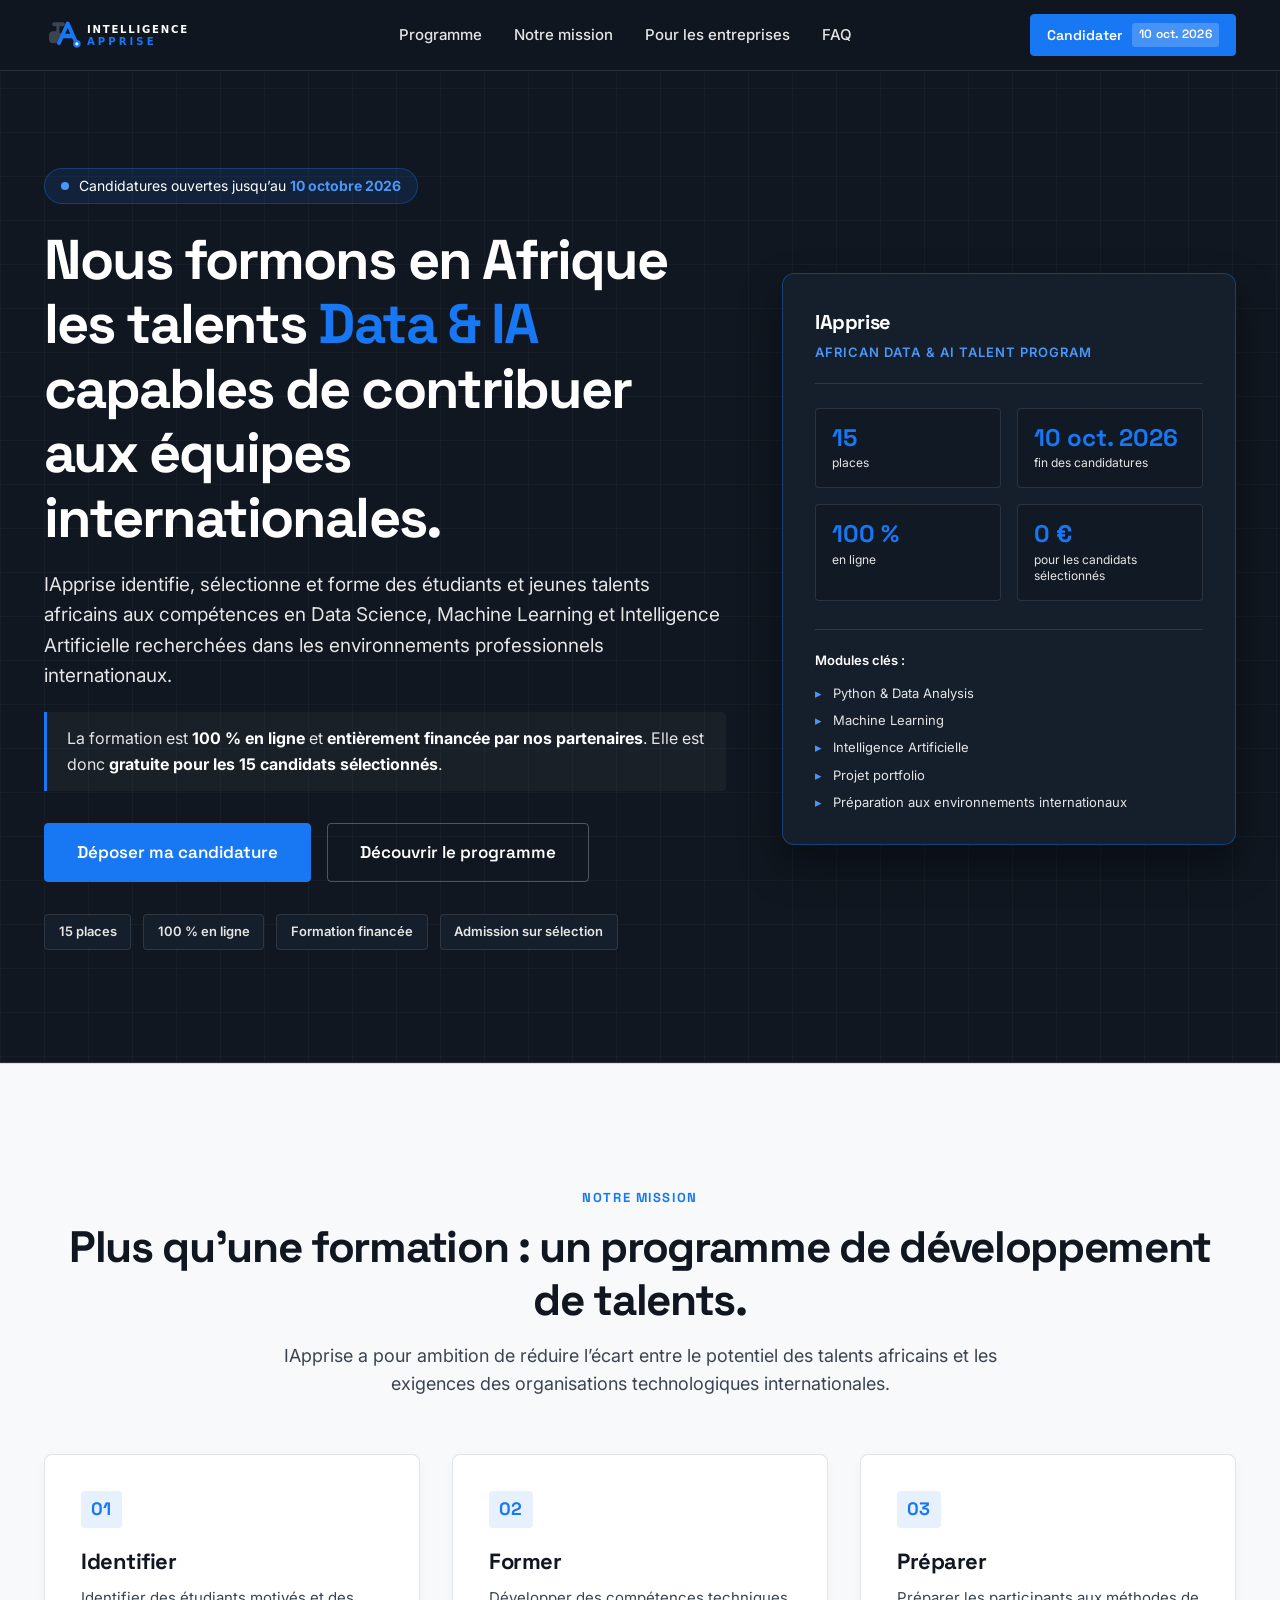
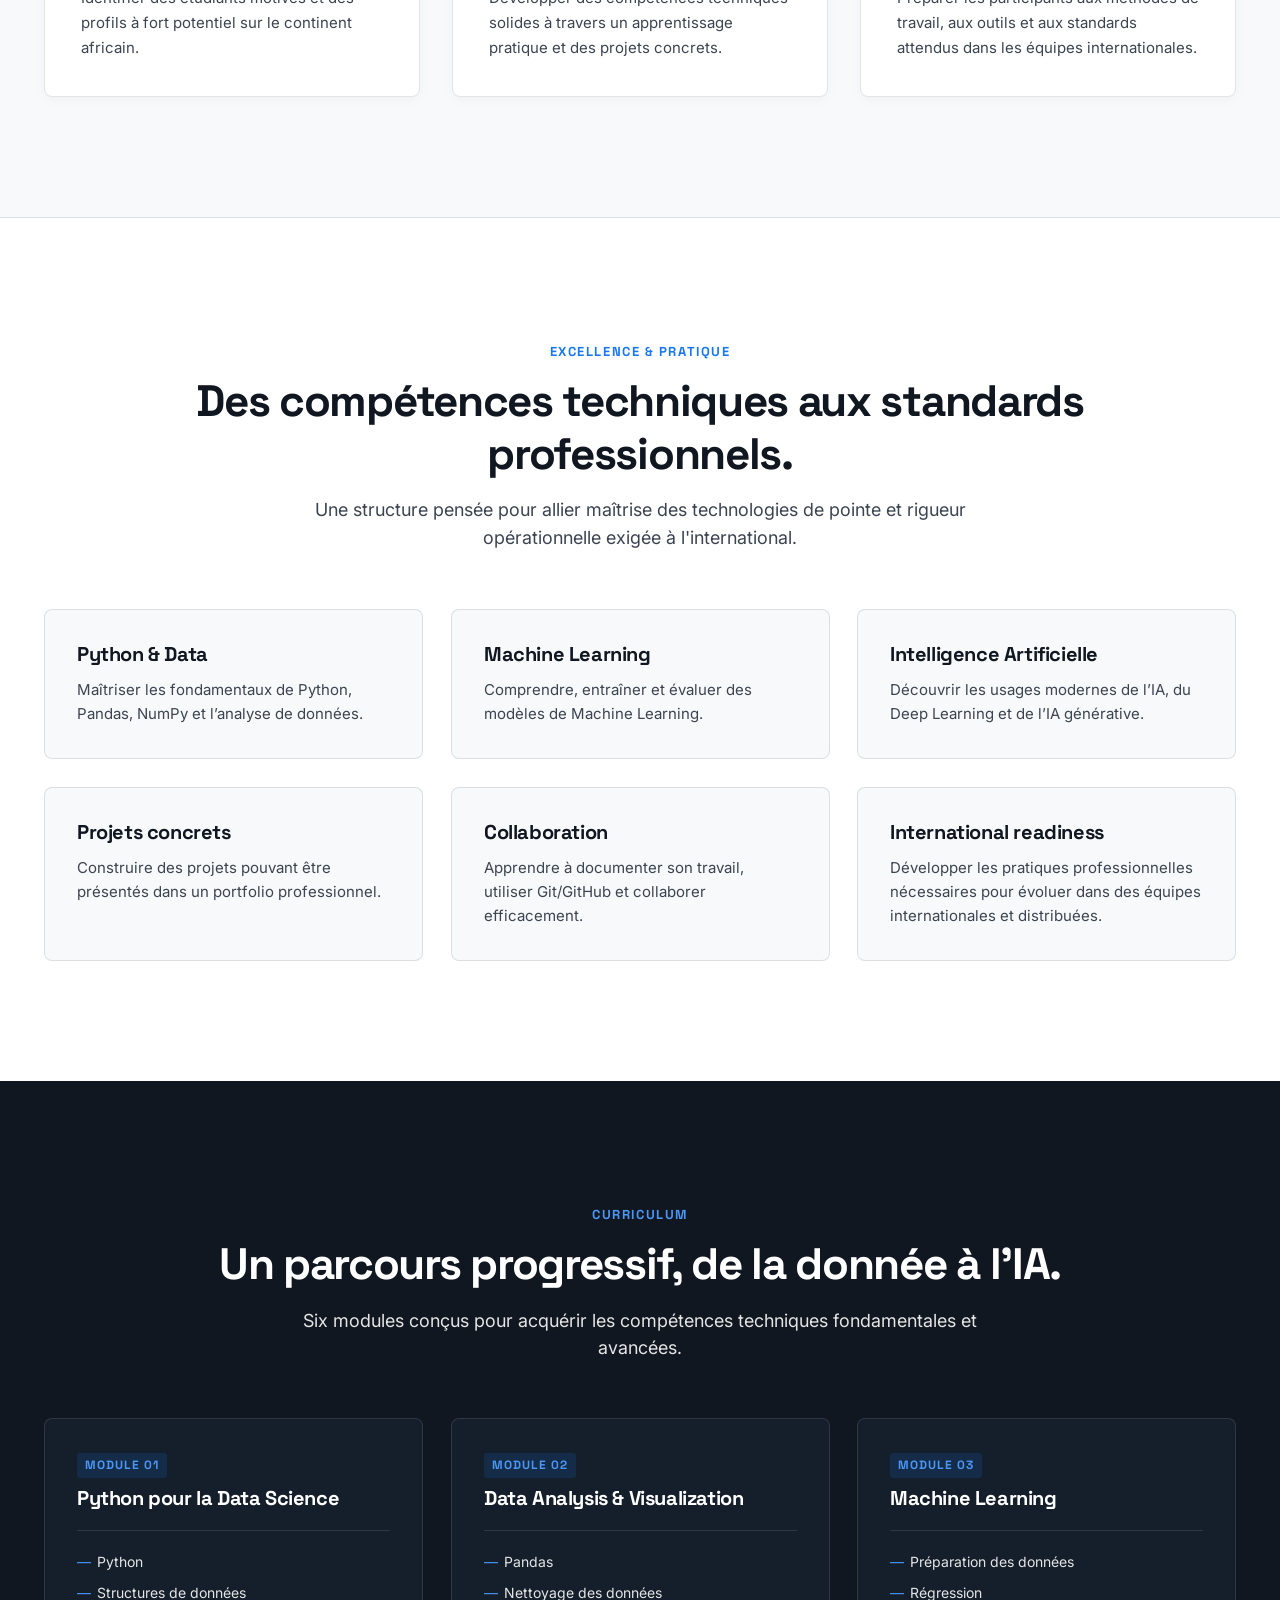
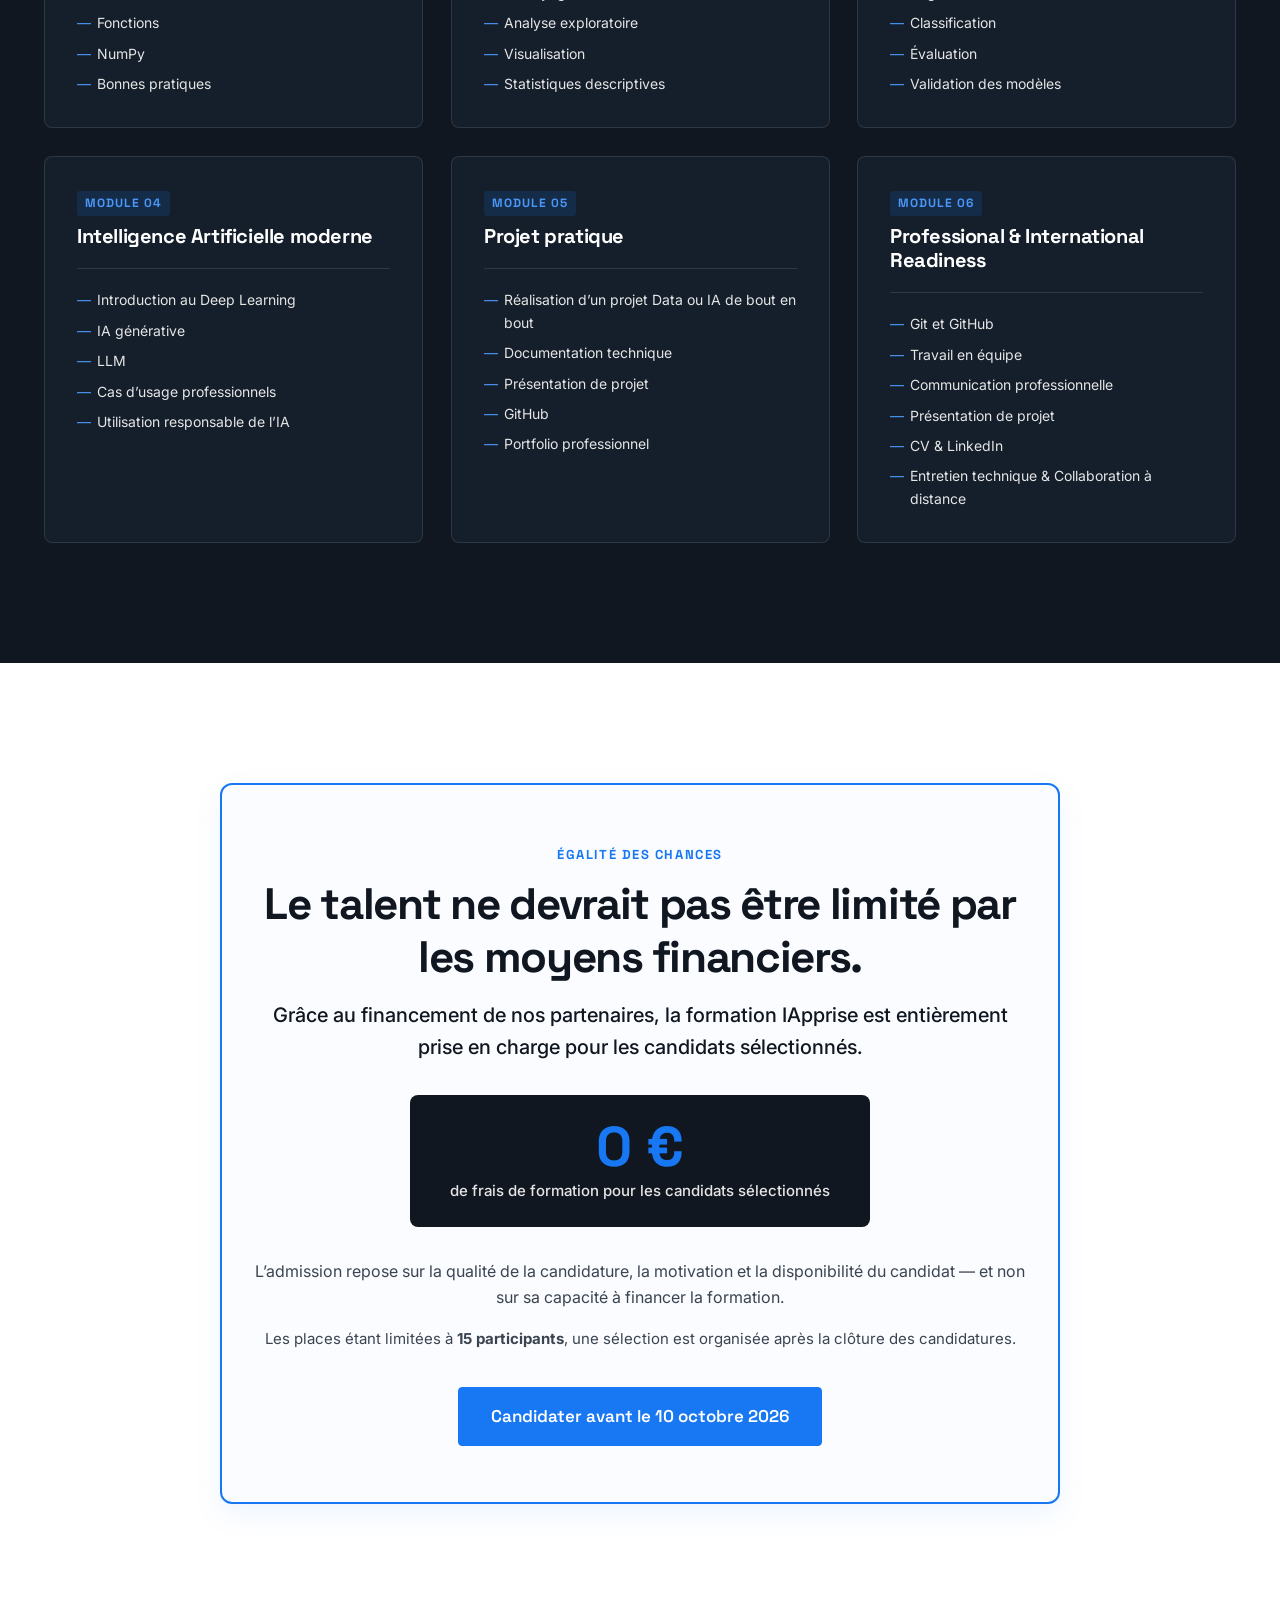
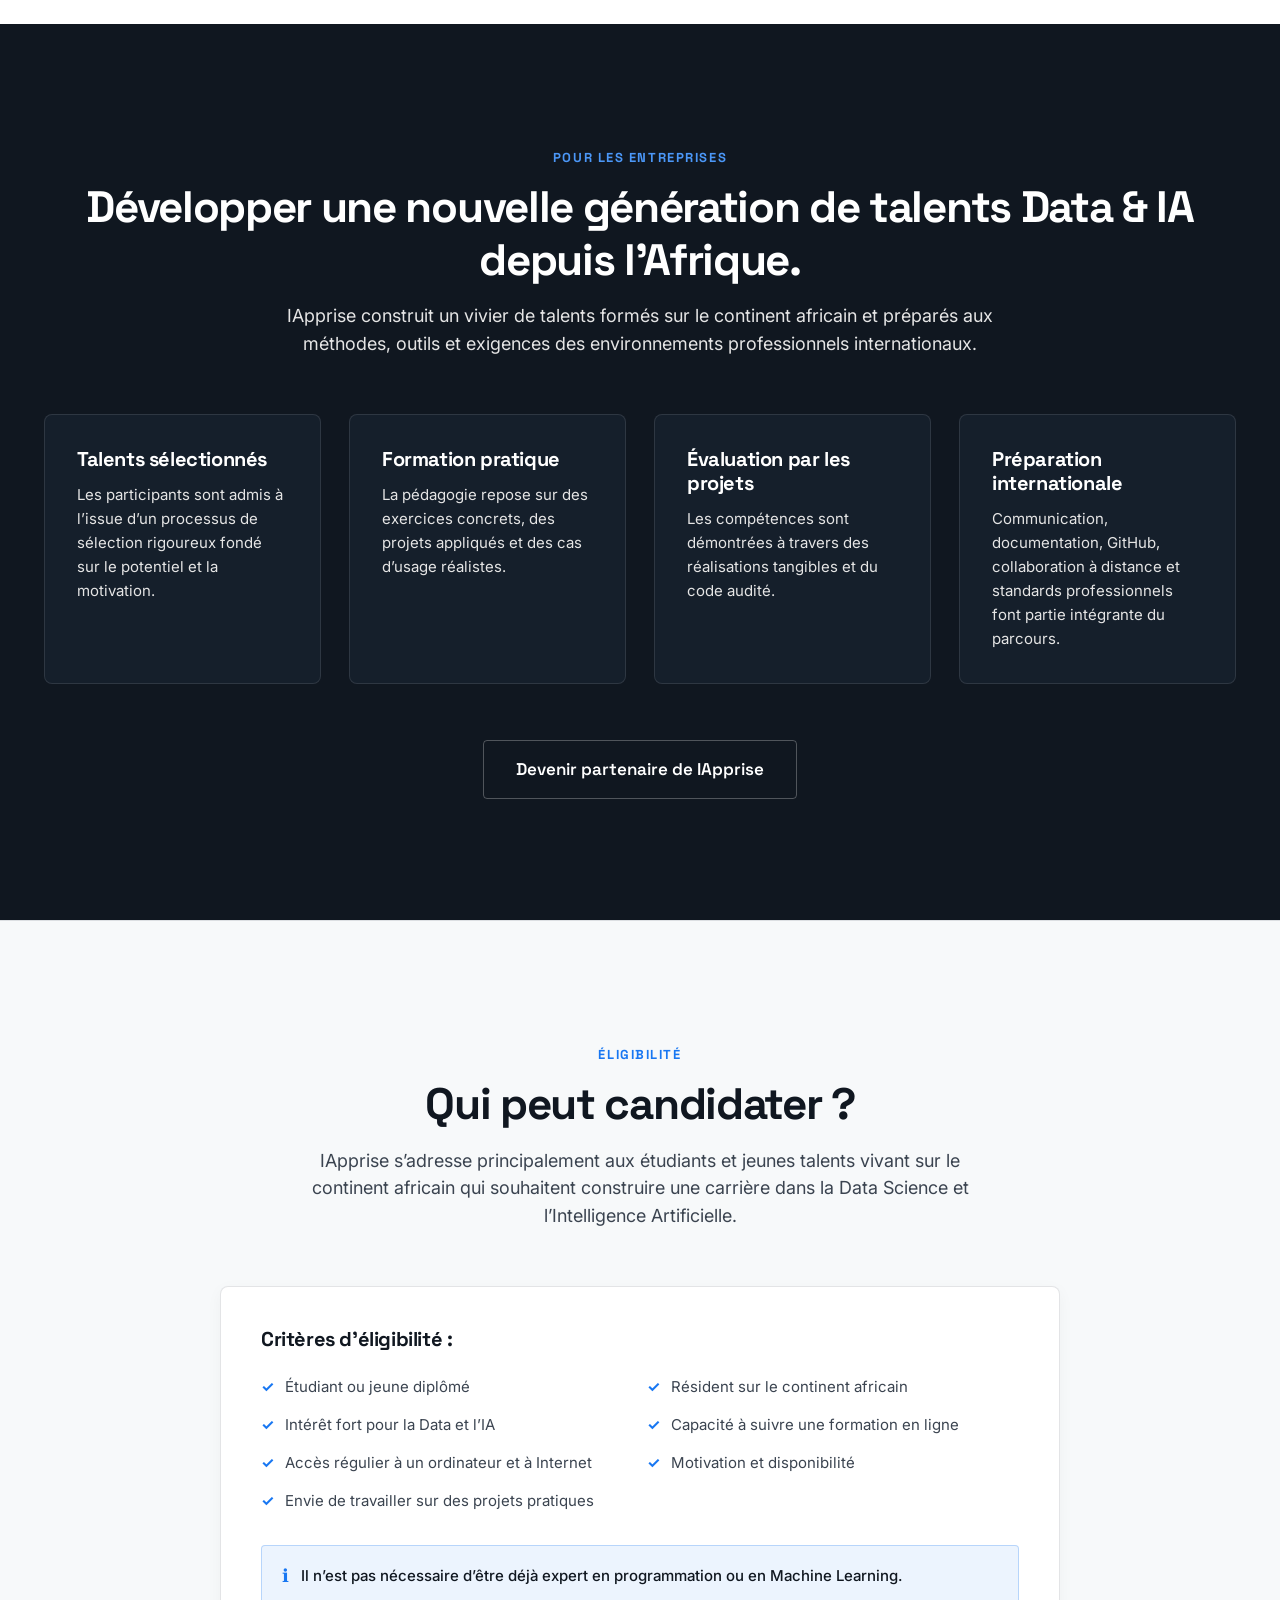
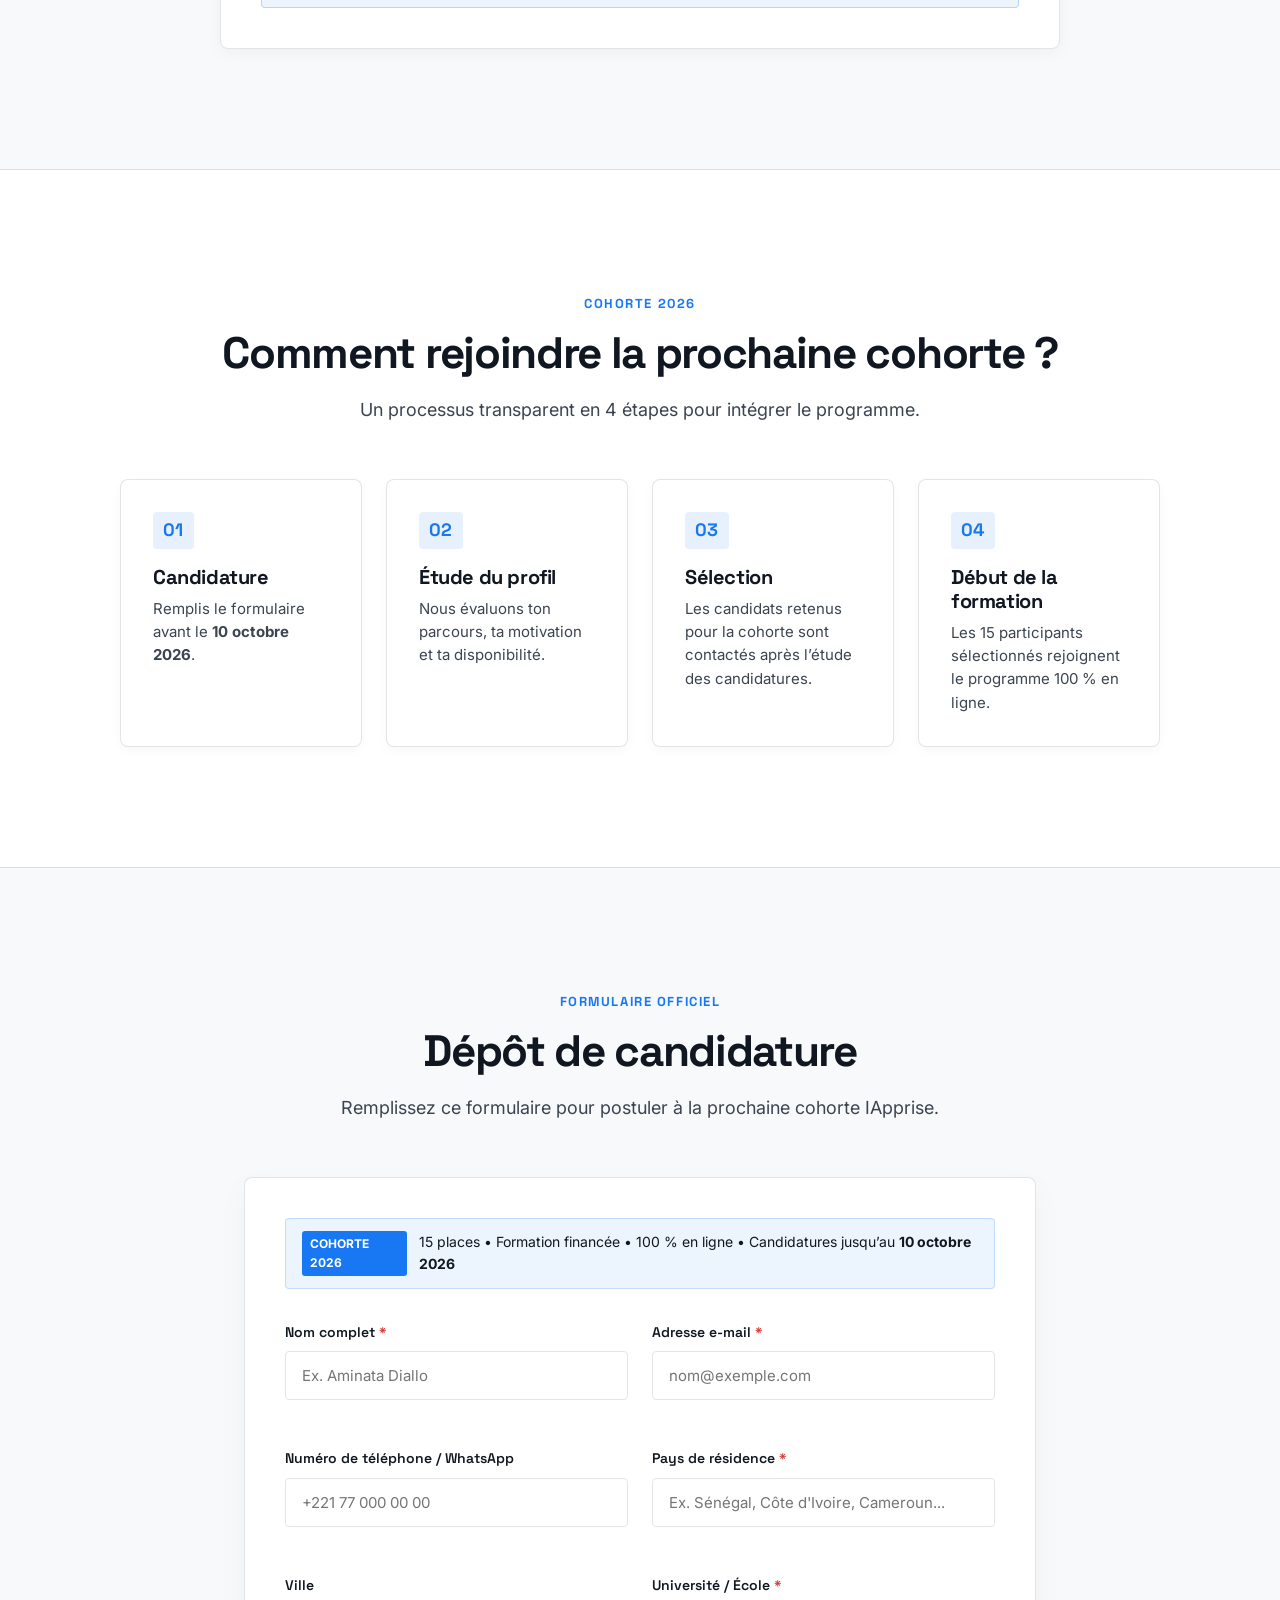
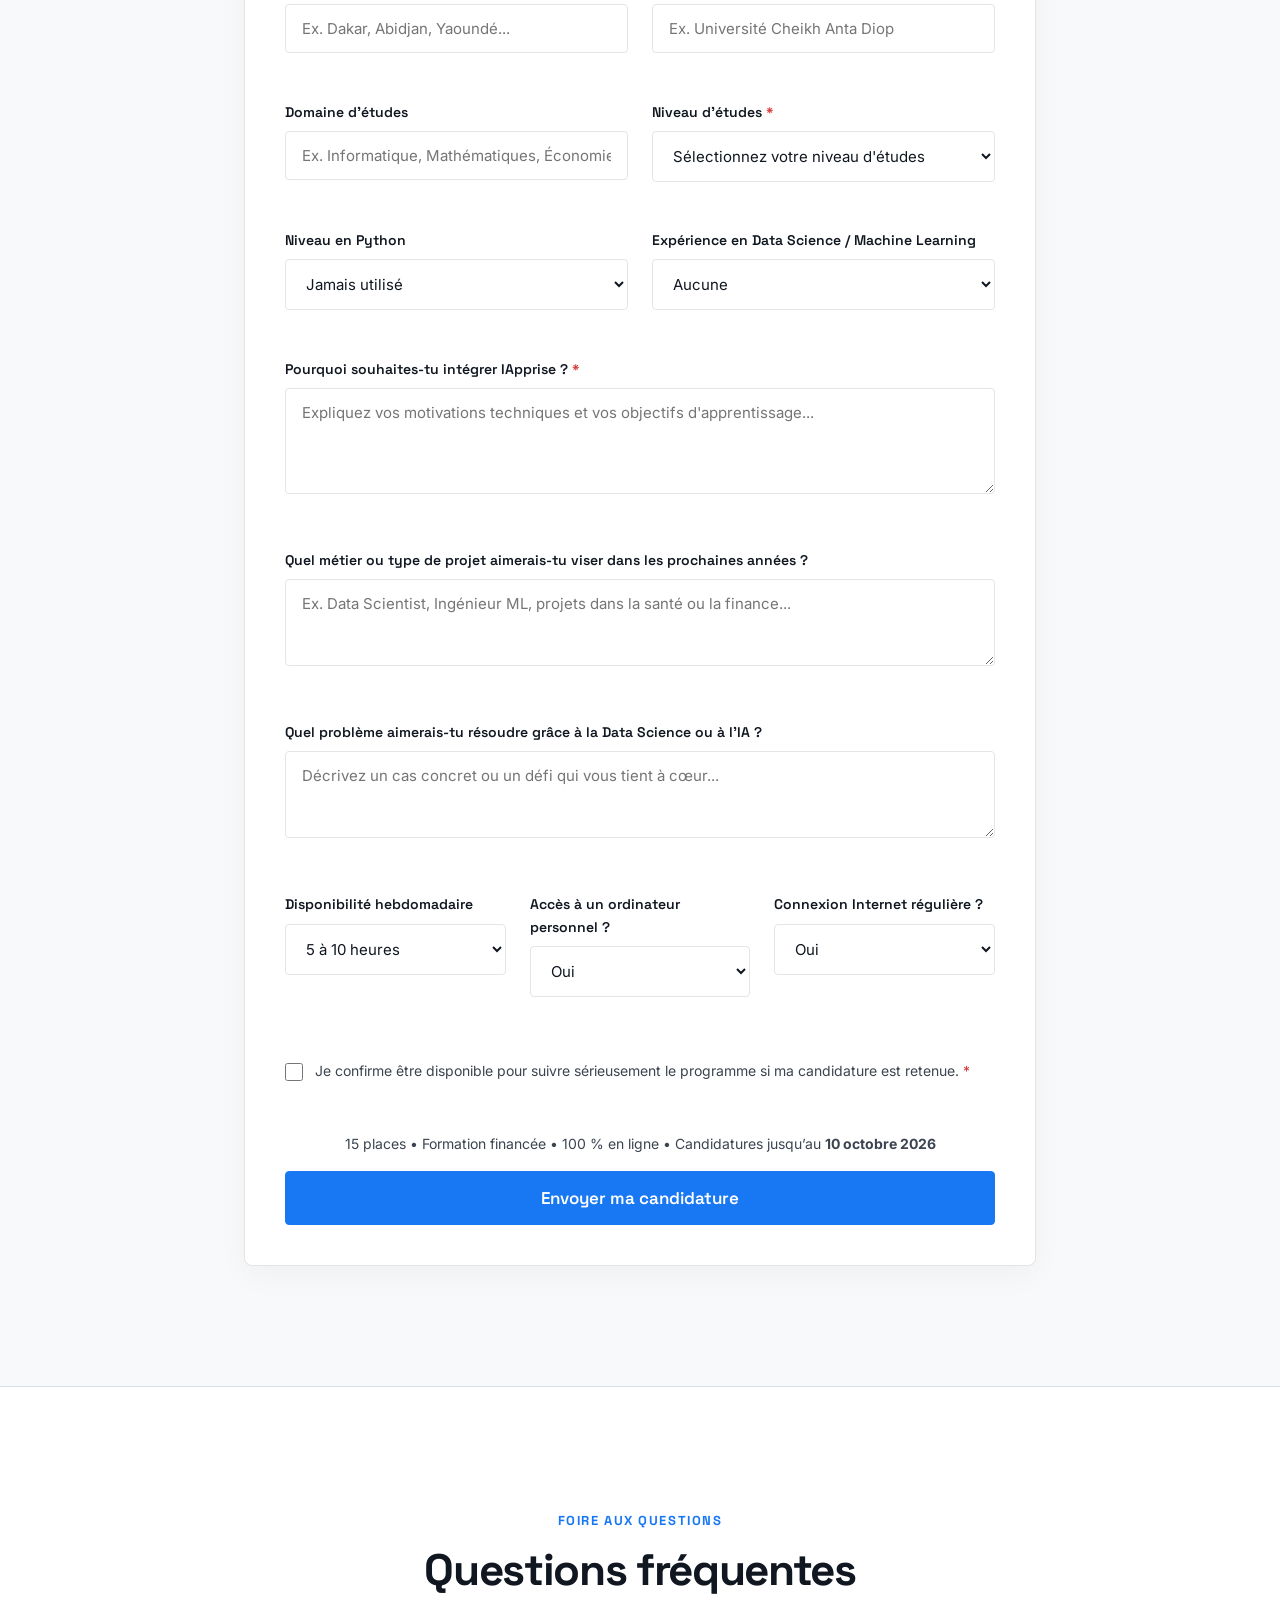
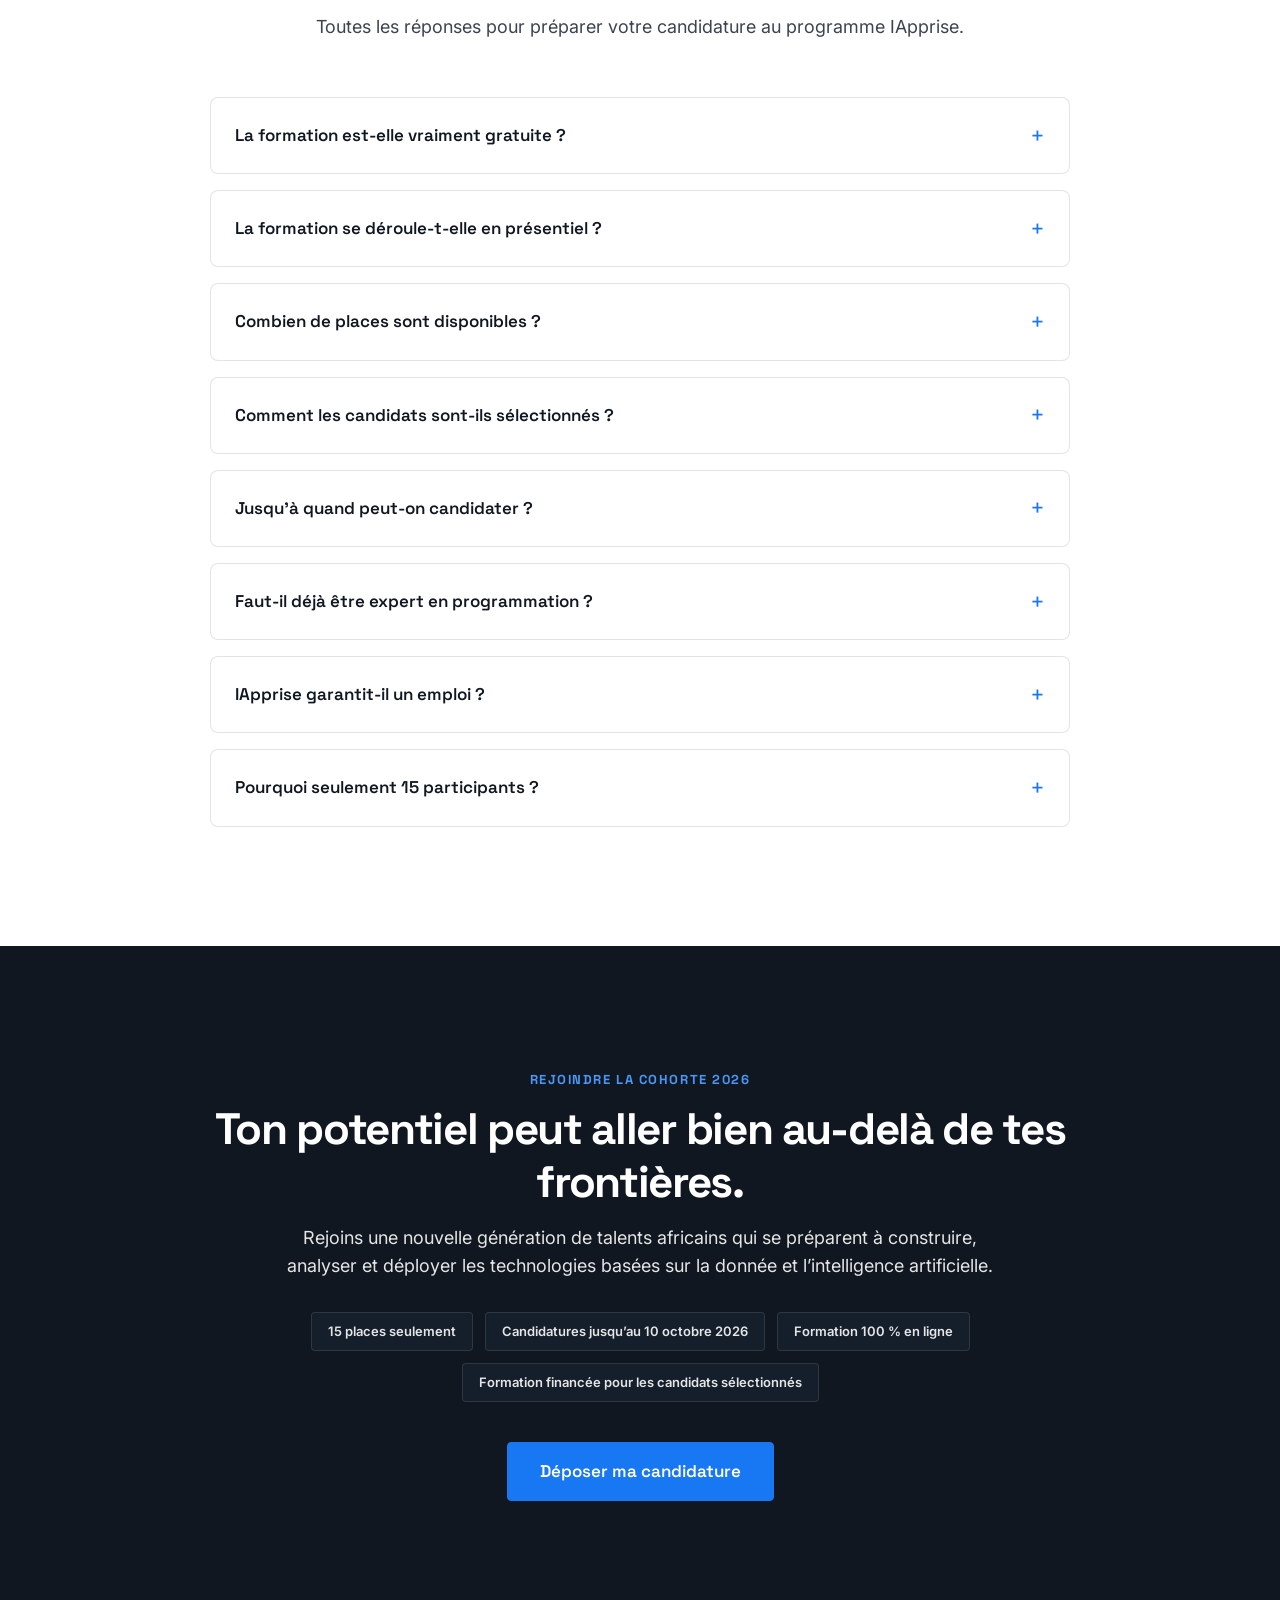
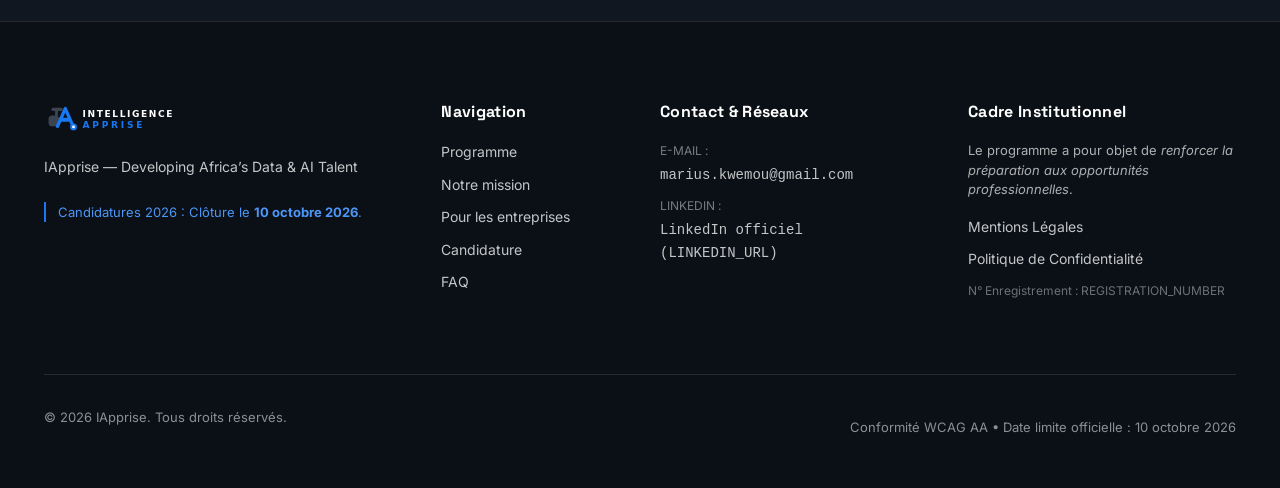
<file: index.html>
<!DOCTYPE html>
<html lang="fr">
<head>
  <meta charset="UTF-8">
  <meta name="viewport" content="width=device-width, initial-scale=1.0">
  <title>IApprise | Formation Data Science &amp; IA pour les talents africains</title>
  <meta name="description" content="IApprise sélectionne et forme en ligne des talents africains en Data Science, Machine Learning et Intelligence Artificielle. 15 places, formation financée pour les candidats sélectionnés.">
  <meta name="robots" content="index, follow">
  
  <!-- Open Graph / Meta -->
  <meta property="og:type" content="website">
  <meta property="og:title" content="IApprise | Formation Data Science &amp; IA pour les talents africains">
  <meta property="og:description" content="IApprise sélectionne et forme en ligne des talents africains en Data Science, Machine Learning et Intelligence Artificielle. 15 places, formation financée pour les candidats sélectionnés.">
  <meta property="og:image" content="assets/logo.svg">
  <link rel="icon" type="image/svg+xml" href="assets/logo.svg">

  <!-- Preconnect & Preload Google Fonts -->
  <link rel="preconnect" href="https://fonts.googleapis.com">
  <link rel="preconnect" href="https://fonts.gstatic.com" crossorigin>
  <link rel="preload" as="style" href="https://fonts.googleapis.com/css2?family=Inter:wght@400;500;600;700&family=Space+Grotesk:wght@500;600;700&display=swap">
  <link rel="stylesheet" href="https://fonts.googleapis.com/css2?family=Inter:wght@400;500;600;700&family=Space+Grotesk:wght@500;600;700&display=swap">
  
  <!-- Main Stylesheet -->
  <link rel="stylesheet" href="styles.css">
</head>
<body>
  <!-- Header / Navigation sticky -->
  <header class="site-header" id="site-header">
    <div class="container header-container">
      <a href="#hero" class="brand-link" aria-label="IApprise — Accueil">
        <img src="assets/logo.svg" alt="IApprise Logo" class="brand-logo" width="180" height="38">
      </a>
      
      <nav class="main-nav" id="main-nav" aria-label="Navigation principale">
        <ul class="nav-list">
          <li class="nav-item"><a href="#programme" class="nav-link">Programme</a></li>
          <li class="nav-item"><a href="#mission" class="nav-link">Notre mission</a></li>
          <li class="nav-item"><a href="#entreprises" class="nav-link">Pour les entreprises</a></li>
          <li class="nav-item"><a href="#faq" class="nav-link">FAQ</a></li>
        </ul>
      </nav>
      
      <div class="header-actions">
        <a href="#candidature" class="btn btn-primary btn-sm">
          <span>Candidater</span>
          <span class="btn-badge">10 oct. 2026</span>
        </a>
        <button type="button" class="nav-toggle" id="nav-toggle" aria-expanded="false" aria-controls="main-nav" aria-label="Ouvrir le menu de navigation">
          <span class="toggle-line"></span>
          <span class="toggle-line"></span>
          <span class="toggle-line"></span>
        </button>
      </div>
    </div>
  </header>

  <!-- Main Content -->
  <main id="main-content">
    
    <!-- SECTION 1 — HERO -->
    <section class="section hero-section" id="hero" aria-labelledby="hero-title">
      <div class="container hero-container">
        <div class="hero-grid">
          <div class="hero-content">
            <div class="deadline-pill" data-reveal>
              <span class="pill-indicator"></span>
              <span class="pill-text">Candidatures ouvertes jusqu’au <strong>10 octobre 2026</strong></span>
            </div>
            
            <h1 class="hero-title" id="hero-title" data-reveal>
              Nous formons en Afrique les talents <span class="highlight-blue">Data &amp; IA</span> capables de contribuer aux équipes internationales.
            </h1>
            
            <p class="hero-lead" data-reveal>
              IApprise identifie, sélectionne et forme des étudiants et jeunes talents africains aux compétences en Data Science, Machine Learning et Intelligence Artificielle recherchées dans les environnements professionnels internationaux.
            </p>

            <p class="hero-highlight-box" data-reveal>
              La formation est <strong>100 % en ligne</strong> et <strong>entièrement financée par nos partenaires</strong>. Elle est donc <strong>gratuite pour les 15 candidats sélectionnés</strong>.
            </p>
            
            <div class="hero-cta-group" data-reveal>
              <a href="#candidature" class="btn btn-primary btn-lg" id="hero-cta-primary">
                Déposer ma candidature
              </a>
              <a href="#programme" class="btn btn-secondary btn-lg" id="hero-cta-secondary">
                Découvrir le programme
              </a>
            </div>
            
            <!-- Badges sous les boutons -->
            <div class="hero-badges-list" data-reveal>
              <span class="hero-badge-item">15 places</span>
              <span class="hero-badge-item">100 % en ligne</span>
              <span class="hero-badge-item">Formation financée</span>
              <span class="hero-badge-item">Admission sur sélection</span>
            </div>
          </div>
          
          <!-- Carte premium droite -->
          <div class="hero-card-col" data-reveal>
            <div class="hero-premium-card">
              <div class="card-header-badge">
                <span class="card-org">IApprise</span>
                <span class="card-program-title">African Data &amp; AI Talent Program</span>
              </div>

              <div class="card-stats-grid">
                <div class="card-stat-box">
                  <span class="stat-num">15</span>
                  <span class="stat-text">places</span>
                </div>
                <div class="card-stat-box">
                  <span class="stat-num">10 oct. 2026</span>
                  <span class="stat-text">fin des candidatures</span>
                </div>
                <div class="card-stat-box">
                  <span class="stat-num">100 %</span>
                  <span class="stat-text">en ligne</span>
                </div>
                <div class="card-stat-box">
                  <span class="stat-num">0 €</span>
                  <span class="stat-text">pour les candidats sélectionnés</span>
                </div>
              </div>

              <div class="card-modules-preview">
                <span class="modules-preview-title">Modules clés :</span>
                <ul class="preview-tags-list">
                  <li>Python &amp; Data Analysis</li>
                  <li>Machine Learning</li>
                  <li>Intelligence Artificielle</li>
                  <li>Projet portfolio</li>
                  <li>Préparation aux environnements internationaux</li>
                </ul>
              </div>
            </div>
          </div>
        </div>
      </div>
    </section>

    <!-- SECTION 2 — POSITIONNEMENT (Notre mission) -->
    <section class="section section-light" id="mission" aria-labelledby="mission-title">
      <div class="container">
        <div class="section-header text-center" data-reveal>
          <span class="section-kicker">Notre Mission</span>
          <h2 class="section-title" id="mission-title">Plus qu’une formation : un programme de développement de talents.</h2>
          <p class="section-subtitle">
            IApprise a pour ambition de réduire l’écart entre le potentiel des talents africains et les exigences des organisations technologiques internationales.
          </p>
        </div>

        <div class="pillars-3-grid">
          <div class="pillar-box" data-reveal>
            <div class="pillar-step-num">01</div>
            <h3 class="pillar-step-title">Identifier</h3>
            <p class="pillar-step-desc">
              Identifier des étudiants motivés et des profils à fort potentiel sur le continent africain.
            </p>
          </div>

          <div class="pillar-box" data-reveal>
            <div class="pillar-step-num">02</div>
            <h3 class="pillar-step-title">Former</h3>
            <p class="pillar-step-desc">
              Développer des compétences techniques solides à travers un apprentissage pratique et des projets concrets.
            </p>
          </div>

          <div class="pillar-box" data-reveal>
            <div class="pillar-step-num">03</div>
            <h3 class="pillar-step-title">Préparer</h3>
            <p class="pillar-step-desc">
              Préparer les participants aux méthodes de travail, aux outils et aux standards attendus dans les équipes internationales.
            </p>
          </div>
        </div>
      </div>
    </section>

    <!-- SECTION 3 — POURQUOI IAPPRISE -->
    <section class="section" id="pourquoi" aria-labelledby="pourquoi-title">
      <div class="container">
        <div class="section-header text-center" data-reveal>
          <span class="section-kicker">Excellence &amp; Pratique</span>
          <h2 class="section-title" id="pourquoi-title">Des compétences techniques aux standards professionnels.</h2>
          <p class="section-subtitle">
            Une structure pensée pour allier maîtrise des technologies de pointe et rigueur opérationnelle exigée à l'international.
          </p>
        </div>

        <div class="features-6-grid">
          <article class="feature-card" data-reveal>
            <h3 class="feature-title">Python &amp; Data</h3>
            <p class="feature-desc">
              Maîtriser les fondamentaux de Python, Pandas, NumPy et l’analyse de données.
            </p>
          </article>

          <article class="feature-card" data-reveal>
            <h3 class="feature-title">Machine Learning</h3>
            <p class="feature-desc">
              Comprendre, entraîner et évaluer des modèles de Machine Learning.
            </p>
          </article>

          <article class="feature-card" data-reveal>
            <h3 class="feature-title">Intelligence Artificielle</h3>
            <p class="feature-desc">
              Découvrir les usages modernes de l’IA, du Deep Learning et de l’IA générative.
            </p>
          </article>

          <article class="feature-card" data-reveal>
            <h3 class="feature-title">Projets concrets</h3>
            <p class="feature-desc">
              Construire des projets pouvant être présentés dans un portfolio professionnel.
            </p>
          </article>

          <article class="feature-card" data-reveal>
            <h3 class="feature-title">Collaboration</h3>
            <p class="feature-desc">
              Apprendre à documenter son travail, utiliser Git/GitHub et collaborer efficacement.
            </p>
          </article>

          <article class="feature-card" data-reveal>
            <h3 class="feature-title">International readiness</h3>
            <p class="feature-desc">
              Développer les pratiques professionnelles nécessaires pour évoluer dans des équipes internationales et distribuées.
            </p>
          </article>
        </div>
      </div>
    </section>

    <!-- SECTION 4 — PROGRAMME -->
    <section class="section section-dark" id="programme" aria-labelledby="programme-title">
      <div class="container">
        <div class="section-header text-center" data-reveal>
          <span class="section-kicker">Curriculum</span>
          <h2 class="section-title" id="programme-title">Un parcours progressif, de la donnée à l’IA.</h2>
          <p class="section-subtitle">
            Six modules conçus pour acquérir les compétences techniques fondamentales et avancées.
          </p>
        </div>

        <div class="modules-grid">
          <div class="module-card" data-reveal>
            <div class="module-header">
              <span class="module-tag">Module 01</span>
              <h3 class="module-name">Python pour la Data Science</h3>
            </div>
            <ul class="module-topics-list">
              <li>Python</li>
              <li>Structures de données</li>
              <li>Fonctions</li>
              <li>NumPy</li>
              <li>Bonnes pratiques</li>
            </ul>
          </div>

          <div class="module-card" data-reveal>
            <div class="module-header">
              <span class="module-tag">Module 02</span>
              <h3 class="module-name">Data Analysis &amp; Visualization</h3>
            </div>
            <ul class="module-topics-list">
              <li>Pandas</li>
              <li>Nettoyage des données</li>
              <li>Analyse exploratoire</li>
              <li>Visualisation</li>
              <li>Statistiques descriptives</li>
            </ul>
          </div>

          <div class="module-card" data-reveal>
            <div class="module-header">
              <span class="module-tag">Module 03</span>
              <h3 class="module-name">Machine Learning</h3>
            </div>
            <ul class="module-topics-list">
              <li>Préparation des données</li>
              <li>Régression</li>
              <li>Classification</li>
              <li>Évaluation</li>
              <li>Validation des modèles</li>
            </ul>
          </div>

          <div class="module-card" data-reveal>
            <div class="module-header">
              <span class="module-tag">Module 04</span>
              <h3 class="module-name">Intelligence Artificielle moderne</h3>
            </div>
            <ul class="module-topics-list">
              <li>Introduction au Deep Learning</li>
              <li>IA générative</li>
              <li>LLM</li>
              <li>Cas d’usage professionnels</li>
              <li>Utilisation responsable de l’IA</li>
            </ul>
          </div>

          <div class="module-card" data-reveal>
            <div class="module-header">
              <span class="module-tag">Module 05</span>
              <h3 class="module-name">Projet pratique</h3>
            </div>
            <ul class="module-topics-list">
              <li>Réalisation d’un projet Data ou IA de bout en bout</li>
              <li>Documentation technique</li>
              <li>Présentation de projet</li>
              <li>GitHub</li>
              <li>Portfolio professionnel</li>
            </ul>
          </div>

          <div class="module-card" data-reveal>
            <div class="module-header">
              <span class="module-tag">Module 06</span>
              <h3 class="module-name">Professional &amp; International Readiness</h3>
            </div>
            <ul class="module-topics-list">
              <li>Git et GitHub</li>
              <li>Travail en équipe</li>
              <li>Communication professionnelle</li>
              <li>Présentation de projet</li>
              <li>CV &amp; LinkedIn</li>
              <li>Entretien technique &amp; Collaboration à distance</li>
            </ul>
          </div>
        </div>
      </div>
    </section>

    <!-- SECTION 5 — FORMATION FINANCÉE -->
    <section class="section section-financement" id="financement" aria-labelledby="financement-title">
      <div class="container text-center">
        <div class="financement-box" data-reveal>
          <span class="section-kicker">Égalité des Chances</span>
          <h2 class="section-title" id="financement-title">Le talent ne devrait pas être limité par les moyens financiers.</h2>
          <p class="financement-main-text">
            Grâce au financement de nos partenaires, la formation IApprise est entièrement prise en charge pour les candidats sélectionnés.
          </p>

          <div class="price-highlight-banner">
            <span class="price-value">0 €</span>
            <span class="price-desc">de frais de formation pour les candidats sélectionnés</span>
          </div>

          <p class="financement-subtext">
            L’admission repose sur la qualité de la candidature, la motivation et la disponibilité du candidat — et non sur sa capacité à financer la formation.
          </p>
          <p class="financement-limit-notice">
            Les places étant limitées à <strong>15 participants</strong>, une sélection est organisée après la clôture des candidatures.
          </p>

          <div class="financement-cta">
            <a href="#candidature" class="btn btn-primary btn-lg">
              Candidater avant le 10 octobre 2026
            </a>
          </div>
        </div>
      </div>
    </section>

    <!-- SECTION 6 — POUR LES ENTREPRISES INTERNATIONALES -->
    <section class="section section-dark" id="entreprises" aria-labelledby="entreprises-title">
      <div class="container">
        <div class="section-header text-center" data-reveal>
          <span class="section-kicker">Pour les entreprises</span>
          <h2 class="section-title" id="entreprises-title">Développer une nouvelle génération de talents Data &amp; IA depuis l’Afrique.</h2>
          <p class="section-subtitle">
            IApprise construit un vivier de talents formés sur le continent africain et préparés aux méthodes, outils et exigences des environnements professionnels internationaux.
          </p>
        </div>

        <div class="enterprise-grid">
          <div class="enterprise-card" data-reveal>
            <h3 class="enterprise-card-title">Talents sélectionnés</h3>
            <p class="enterprise-card-desc">
              Les participants sont admis à l’issue d’un processus de sélection rigoureux fondé sur le potentiel et la motivation.
            </p>
          </div>

          <div class="enterprise-card" data-reveal>
            <h3 class="enterprise-card-title">Formation pratique</h3>
            <p class="enterprise-card-desc">
              La pédagogie repose sur des exercices concrets, des projets appliqués et des cas d’usage réalistes.
            </p>
          </div>

          <div class="enterprise-card" data-reveal>
            <h3 class="enterprise-card-title">Évaluation par les projets</h3>
            <p class="enterprise-card-desc">
              Les compétences sont démontrées à travers des réalisations tangibles et du code audité.
            </p>
          </div>

          <div class="enterprise-card" data-reveal>
            <h3 class="enterprise-card-title">Préparation internationale</h3>
            <p class="enterprise-card-desc">
              Communication, documentation, GitHub, collaboration à distance et standards professionnels font partie intégrante du parcours.
            </p>
          </div>
        </div>

        <div class="enterprise-cta-wrapper text-center" data-reveal>
          <a href="mailto:CONTACT_EMAIL@iapprise.org?subject=Partenariat%20IApprise" class="btn btn-secondary btn-lg">
            Devenir partenaire de IApprise
          </a>
        </div>
      </div>
    </section>

    <!-- SECTION 7 — PROFIL DES CANDIDATS -->
    <section class="section section-light" id="profils" aria-labelledby="profils-title">
      <div class="container">
        <div class="section-header text-center" data-reveal>
          <span class="section-kicker">Éligibilité</span>
          <h2 class="section-title" id="profils-title">Qui peut candidater ?</h2>
          <p class="section-subtitle">
            IApprise s’adresse principalement aux étudiants et jeunes talents vivant sur le continent africain qui souhaitent construire une carrière dans la Data Science et l’Intelligence Artificielle.
          </p>
        </div>

        <div class="profils-container" data-reveal>
          <div class="criteria-card-full">
            <h3 class="criteria-card-heading">Critères d'éligibilité :</h3>
            <ul class="criteria-bullet-list">
              <li>Étudiant ou jeune diplômé</li>
              <li>Résident sur le continent africain</li>
              <li>Intérêt fort pour la Data et l’IA</li>
              <li>Capacité à suivre une formation en ligne</li>
              <li>Accès régulier à un ordinateur et à Internet</li>
              <li>Motivation et disponibilité</li>
              <li>Envie de travailler sur des projets pratiques</li>
            </ul>

            <div class="criteria-reassurance-box">
              <span class="reassurance-icon">ℹ</span>
              <p>Il n’est pas nécessaire d’être déjà expert en programmation ou en Machine Learning.</p>
            </div>
          </div>
        </div>
      </div>
    </section>

    <!-- SECTION 8 — PROCESSUS DE SÉLECTION -->
    <section class="section" id="selection" aria-labelledby="selection-title">
      <div class="container">
        <div class="section-header text-center" data-reveal>
          <span class="section-kicker">Cohorte 2026</span>
          <h2 class="section-title" id="selection-title">Comment rejoindre la prochaine cohorte ?</h2>
          <p class="section-subtitle">
            Un processus transparent en 4 étapes pour intégrer le programme.
          </p>
        </div>

        <div class="selection-steps-grid" data-reveal>
          <div class="selection-step-card">
            <div class="step-badge">01</div>
            <h3 class="step-card-title">Candidature</h3>
            <p class="step-card-desc">Remplis le formulaire avant le <strong>10 octobre 2026</strong>.</p>
          </div>

          <div class="selection-step-card">
            <div class="step-badge">02</div>
            <h3 class="step-card-title">Étude du profil</h3>
            <p class="step-card-desc">Nous évaluons ton parcours, ta motivation et ta disponibilité.</p>
          </div>

          <div class="selection-step-card">
            <div class="step-badge">03</div>
            <h3 class="step-card-title">Sélection</h3>
            <p class="step-card-desc">Les candidats retenus pour la cohorte sont contactés après l’étude des candidatures.</p>
          </div>

          <div class="selection-step-card">
            <div class="step-badge">04</div>
            <h3 class="step-card-title">Début de la formation</h3>
            <p class="step-card-desc">Les 15 participants sélectionnés rejoignent le programme 100 % en ligne.</p>
          </div>
        </div>
      </div>
    </section>

    <!-- SECTION 9 — FORMULAIRE DE CANDIDATURE -->
    <section class="section section-light" id="candidature" aria-labelledby="candidature-title">
      <div class="container form-wrapper-container">
        <div class="section-header text-center" data-reveal>
          <span class="section-kicker">Formulaire Officiel</span>
          <h2 class="section-title" id="candidature-title">Dépôt de candidature</h2>
          <p class="section-subtitle">
            Remplissez ce formulaire pour postuler à la prochaine cohorte IApprise.
          </p>
        </div>

        <form class="application-form" id="application-form" action="/api/candidature" method="POST" novalidate data-reveal>
          
          <div class="form-banner">
            <span class="banner-badge">Cohorte 2026</span>
            <span>15 places • Formation financée • 100 % en ligne • Candidatures jusqu’au <strong>10 octobre 2026</strong></span>
          </div>

          <!-- Identité & Coordonnées -->
          <div class="form-row grid-2-cols">
            <div class="form-group">
              <label for="applicant-fullname" class="form-label">Nom complet <span class="required" aria-hidden="true">*</span></label>
              <input type="text" id="applicant-fullname" name="fullname" class="form-input" required autocomplete="name" placeholder="Ex. Aminata Diallo">
              <span class="field-error" id="error-fullname" aria-live="polite"></span>
            </div>

            <div class="form-group">
              <label for="applicant-email" class="form-label">Adresse e-mail <span class="required" aria-hidden="true">*</span></label>
              <input type="email" id="applicant-email" name="email" class="form-input" required autocomplete="email" placeholder="nom@exemple.com">
              <span class="field-error" id="error-email" aria-live="polite"></span>
            </div>
          </div>

          <div class="form-row grid-2-cols">
            <div class="form-group">
              <label for="applicant-phone" class="form-label">Numéro de téléphone / WhatsApp</label>
              <input type="tel" id="applicant-phone" name="phone" class="form-input" autocomplete="tel" placeholder="+221 77 000 00 00">
              <span class="field-error" id="error-phone" aria-live="polite"></span>
            </div>

            <div class="form-group">
              <label for="applicant-country" class="form-label">Pays de résidence <span class="required" aria-hidden="true">*</span></label>
              <input type="text" id="applicant-country" name="country" class="form-input" required placeholder="Ex. Sénégal, Côte d'Ivoire, Cameroun...">
              <span class="field-error" id="error-country" aria-live="polite"></span>
            </div>
          </div>

          <div class="form-row grid-2-cols">
            <div class="form-group">
              <label for="applicant-city" class="form-label">Ville</label>
              <input type="text" id="applicant-city" name="city" class="form-input" placeholder="Ex. Dakar, Abidjan, Yaoundé...">
              <span class="field-error" id="error-city" aria-live="polite"></span>
            </div>

            <div class="form-group">
              <label for="applicant-school" class="form-label">Université / École <span class="required" aria-hidden="true">*</span></label>
              <input type="text" id="applicant-school" name="school" class="form-input" required placeholder="Ex. Université Cheikh Anta Diop">
              <span class="field-error" id="error-school" aria-live="polite"></span>
            </div>
          </div>

          <div class="form-row grid-2-cols">
            <div class="form-group">
              <label for="applicant-domain" class="form-label">Domaine d’études</label>
              <input type="text" id="applicant-domain" name="domain" class="form-input" placeholder="Ex. Informatique, Mathématiques, Économie...">
              <span class="field-error" id="error-domain" aria-live="polite"></span>
            </div>

            <div class="form-group">
              <label for="applicant-level" class="form-label">Niveau d’études <span class="required" aria-hidden="true">*</span></label>
              <select id="applicant-level" name="level" class="form-select" required>
                <option value="">Sélectionnez votre niveau d'études</option>
                <option value="Licence / Bachelor">Licence / Bachelor</option>
                <option value="Master">Master</option>
                <option value="Doctorat">Doctorat</option>
                <option value="Jeune diplômé">Jeune diplômé</option>
                <option value="Autre">Autre</option>
              </select>
              <span class="field-error" id="error-level" aria-live="polite"></span>
            </div>
          </div>

          <!-- Compétences & Prérequis -->
          <div class="form-row grid-2-cols">
            <div class="form-group">
              <label for="applicant-python" class="form-label">Niveau en Python</label>
              <select id="applicant-python" name="python_level" class="form-select">
                <option value="Jamais utilisé">Jamais utilisé</option>
                <option value="Débutant">Débutant</option>
                <option value="Intermédiaire">Intermédiaire</option>
                <option value="Avancé">Avancé</option>
              </select>
              <span class="field-error" id="error-python" aria-live="polite"></span>
            </div>

            <div class="form-group">
              <label for="applicant-datascience" class="form-label">Expérience en Data Science / Machine Learning</label>
              <select id="applicant-datascience" name="datascience_experience" class="form-select">
                <option value="Aucune">Aucune</option>
                <option value="Quelques notions">Quelques notions</option>
                <option value="Formation déjà suivie">Formation déjà suivie</option>
                <option value="Projet personnel">Projet personnel</option>
                <option value="Expérience avancée">Expérience avancée</option>
              </select>
              <span class="field-error" id="error-datascience" aria-live="polite"></span>
            </div>
          </div>

          <!-- Questions de motivation -->
          <div class="form-group">
            <label for="applicant-motivation" class="form-label">Pourquoi souhaites-tu intégrer IApprise ? <span class="required" aria-hidden="true">*</span></label>
            <textarea id="applicant-motivation" name="motivation" class="form-textarea" rows="4" required placeholder="Expliquez vos motivations techniques et vos objectifs d'apprentissage..."></textarea>
            <span class="field-error" id="error-motivation" aria-live="polite"></span>
          </div>

          <div class="form-group">
            <label for="applicant-goals" class="form-label">Quel métier ou type de projet aimerais-tu viser dans les prochaines années ?</label>
            <textarea id="applicant-goals" name="future_goals" class="form-textarea" rows="3" placeholder="Ex. Data Scientist, Ingénieur ML, projets dans la santé ou la finance..."></textarea>
            <span class="field-error" id="error-goals" aria-live="polite"></span>
          </div>

          <div class="form-group">
            <label for="applicant-problem" class="form-label">Quel problème aimerais-tu résoudre grâce à la Data Science ou à l’IA ?</label>
            <textarea id="applicant-problem" name="problem_to_solve" class="form-textarea" rows="3" placeholder="Décrivez un cas concret ou un défi qui vous tient à cœur..."></textarea>
            <span class="field-error" id="error-problem" aria-live="polite"></span>
          </div>

          <!-- Disponibilité & Logistique -->
          <div class="form-row grid-3-cols">
            <div class="form-group">
              <label for="applicant-availability" class="form-label">Disponibilité hebdomadaire</label>
              <select id="applicant-availability" name="weekly_availability" class="form-select">
                <option value="Moins de 3 heures">Moins de 3 heures</option>
                <option value="3 à 5 heures">3 à 5 heures</option>
                <option value="5 à 10 heures" selected>5 à 10 heures</option>
                <option value="Plus de 10 heures">Plus de 10 heures</option>
              </select>
              <span class="field-error" id="error-availability" aria-live="polite"></span>
            </div>

            <div class="form-group">
              <label for="applicant-pc" class="form-label">Accès à un ordinateur personnel ?</label>
              <select id="applicant-pc" name="pc_access" class="form-select">
                <option value="Oui">Oui</option>
                <option value="Non">Non</option>
                <option value="Occasionnellement">Occasionnellement</option>
              </select>
              <span class="field-error" id="error-pc" aria-live="polite"></span>
            </div>

            <div class="form-group">
              <label for="applicant-internet" class="form-label">Connexion Internet régulière ?</label>
              <select id="applicant-internet" name="internet_access" class="form-select">
                <option value="Oui">Oui</option>
                <option value="Non">Non</option>
                <option value="Cela dépend des périodes">Cela dépend des périodes</option>
              </select>
              <span class="field-error" id="error-internet" aria-live="polite"></span>
            </div>
          </div>

          <div class="form-group form-consent">
            <label class="checkbox-label" for="applicant-consent">
              <input type="checkbox" id="applicant-consent" name="consent" required class="form-checkbox">
              <span>Je confirme être disponible pour suivre sérieusement le programme si ma candidature est retenue. <span class="required" aria-hidden="true">*</span></span>
            </label>
            <span class="field-error" id="error-consent" aria-live="polite"></span>
          </div>

          <div class="form-actions">
            <div class="form-reminder-text">
              15 places • Formation financée • 100 % en ligne • Candidatures jusqu’au <strong>10 octobre 2026</strong>
            </div>
            <button type="submit" class="btn btn-primary btn-block btn-lg" id="form-submit-btn">
              Envoyer ma candidature
            </button>
          </div>

          <div class="form-status" id="form-status" role="status" aria-live="polite"></div>
        </form>
      </div>
    </section>

    <!-- SECTION 10 — FAQ -->
    <section class="section" id="faq" aria-labelledby="faq-title">
      <div class="container">
        <div class="section-header text-center" data-reveal>
          <span class="section-kicker">Foire Aux Questions</span>
          <h2 class="section-title" id="faq-title">Questions fréquentes</h2>
          <p class="section-subtitle">
            Toutes les réponses pour préparer votre candidature au programme IApprise.
          </p>
        </div>

        <div class="faq-accordion" data-reveal>
          <details class="faq-item">
            <summary class="faq-summary">
              <span class="faq-question">La formation est-elle vraiment gratuite ?</span>
              <span class="faq-icon" aria-hidden="true">+</span>
            </summary>
            <div class="faq-answer">
              <p>Oui. La formation est financée par les partenaires de IApprise et aucun frais de formation n’est demandé aux candidats sélectionnés.</p>
            </div>
          </details>

          <details class="faq-item">
            <summary class="faq-summary">
              <span class="faq-question">La formation se déroule-t-elle en présentiel ?</span>
              <span class="faq-icon" aria-hidden="true">+</span>
            </summary>
            <div class="faq-answer">
              <p>Non. Le programme est entièrement en ligne et peut être suivi depuis le pays de résidence du participant.</p>
            </div>
          </details>

          <details class="faq-item">
            <summary class="faq-summary">
              <span class="faq-question">Combien de places sont disponibles ?</span>
              <span class="faq-icon" aria-hidden="true">+</span>
            </summary>
            <div class="faq-answer">
              <p>La prochaine cohorte est limitée à 15 participants.</p>
            </div>
          </details>

          <details class="faq-item">
            <summary class="faq-summary">
              <span class="faq-question">Comment les candidats sont-ils sélectionnés ?</span>
              <span class="faq-icon" aria-hidden="true">+</span>
            </summary>
            <div class="faq-answer">
              <p>Les candidatures sont étudiées notamment selon le parcours, la motivation, la disponibilité et l’adéquation du projet du candidat avec le programme.</p>
            </div>
          </details>

          <details class="faq-item">
            <summary class="faq-summary">
              <span class="faq-question">Jusqu’à quand peut-on candidater ?</span>
              <span class="faq-icon" aria-hidden="true">+</span>
            </summary>
            <div class="faq-answer">
              <p>Les inscriptions sont ouvertes jusqu’au <strong>10 octobre 2026</strong>.</p>
            </div>
          </details>

          <details class="faq-item">
            <summary class="faq-summary">
              <span class="faq-question">Faut-il déjà être expert en programmation ?</span>
              <span class="faq-icon" aria-hidden="true">+</span>
            </summary>
            <div class="faq-answer">
              <p>Non. Le programme est accessible à des profils motivés qui disposent des prérequis nécessaires pour progresser. Une première expérience en programmation constitue néanmoins un avantage.</p>
            </div>
          </details>

          <details class="faq-item">
            <summary class="faq-summary">
              <span class="faq-question">IApprise garantit-il un emploi ?</span>
              <span class="faq-icon" aria-hidden="true">+</span>
            </summary>
            <div class="faq-answer">
              <p>Non. IApprise développe les compétences techniques et professionnelles des participants afin de <strong>renforcer leur préparation aux opportunités professionnelles</strong>, mais ne garantit pas un emploi à l’issue de la formation.</p>
            </div>
          </details>

          <details class="faq-item">
            <summary class="faq-summary">
              <span class="faq-question">Pourquoi seulement 15 participants ?</span>
              <span class="faq-icon" aria-hidden="true">+</span>
            </summary>
            <div class="faq-answer">
              <p>Le nombre de places est volontairement limité afin de favoriser la qualité du suivi, les échanges et l’accompagnement pédagogique.</p>
            </div>
          </details>
        </div>
      </div>
    </section>

    <!-- SECTION 11 — CTA FINAL -->
    <section class="section section-dark section-cta-final" id="cta-final" aria-labelledby="cta-final-title">
      <div class="container text-center">
        <div class="cta-final-content" data-reveal>
          <span class="section-kicker">Rejoindre la cohorte 2026</span>
          <h2 class="section-title" id="cta-final-title">Ton potentiel peut aller bien au-delà de tes frontières.</h2>
          <p class="section-subtitle">
            Rejoins une nouvelle génération de talents africains qui se préparent à construire, analyser et déployer les technologies basées sur la donnée et l’intelligence artificielle.
          </p>

          <div class="cta-final-badges">
            <span class="final-badge-item">15 places seulement</span>
            <span class="final-badge-item">Candidatures jusqu’au 10 octobre 2026</span>
            <span class="final-badge-item">Formation 100 % en ligne</span>
            <span class="final-badge-item">Formation financée pour les candidats sélectionnés</span>
          </div>

          <div class="cta-final-action">
            <a href="#candidature" class="btn btn-primary btn-lg">
              Déposer ma candidature
            </a>
          </div>
        </div>
      </div>
    </section>

  </main>

  <!-- Footer -->
  <footer class="site-footer" id="site-footer">
    <div class="container footer-container">
      <div class="footer-main grid-4-cols">
        <div class="footer-brand-col">
          <a href="#hero" class="footer-logo-link" aria-label="IApprise — Accueil">
            <img src="assets/logo.svg" alt="IApprise Logo" class="footer-logo" width="180" height="38">
          </a>
          <p class="footer-tagline">
            IApprise — Developing Africa’s Data &amp; AI Talent
          </p>
          <div class="footer-deadline-reminder">
            Candidatures 2026 : Clôture le <strong>10 octobre 2026</strong>.
          </div>
        </div>

        <div class="footer-col">
          <h4 class="footer-col-title">Navigation</h4>
          <ul class="footer-links">
            <li><a href="#programme">Programme</a></li>
            <li><a href="#mission">Notre mission</a></li>
            <li><a href="#entreprises">Pour les entreprises</a></li>
            <li><a href="#candidature">Candidature</a></li>
            <li><a href="#faq">FAQ</a></li>
          </ul>
        </div>

        <div class="footer-col">
          <h4 class="footer-col-title">Contact &amp; Réseaux</h4>
          <ul class="footer-links">
            <li>
              <span class="footer-link-label">E-mail :</span>
              <a href="mailto:marius.kwemou@gmail.com" class="footer-contact-link">marius.kwemou@gmail.com</a>
            </li>
            <li>
              <span class="footer-link-label">LinkedIn :</span>
              <a href="https://www.linkedin.com/company/LINKEDIN_URL" target="_blank" rel="noopener noreferrer" class="footer-contact-link">LinkedIn officiel (LINKEDIN_URL)</a>
            </li>
          </ul>
        </div>

        <div class="footer-col">
          <h4 class="footer-col-title">Cadre Institutionnel</h4>
          <p class="footer-legal-notice">
            Le programme a pour objet de <em>renforcer la préparation aux opportunités professionnelles</em>.
          </p>
          <ul class="footer-links">
            <li><a href="LEGAL_NOTICE_URL">Mentions Légales</a></li>
            <li><a href="PRIVACY_POLICY_URL">Politique de Confidentialité</a></li>
            <li><span class="footer-reg">N° Enregistrement : REGISTRATION_NUMBER</span></li>
          </ul>
        </div>
      </div>

      <div class="footer-bottom">
        <p class="copyright">
          &copy; 2026 IApprise. Tous droits réservés.
        </p>
        <p class="footer-subtext">
          Conformité WCAG AA &bull; Date limite officielle : 10 octobre 2026
        </p>
      </div>
    </div>
  </footer>

  <!-- Vanilla JavaScript -->
  <script src="main.js"></script>
</body>
</html>
</file>
<file: styles.css>
/* ==========================================================================
   IApprise — Design System & Stylesheet
   Strict CSS tokens & Vanilla CSS architecture
   ========================================================================== */

/* Design Tokens defined on :root */
:root {
  --blue-primary: #1877F2;
  --blue-secondary: #4B97F7;
  --anthracite: #3B4450;
  --grey-light: #E5E5E5;
  --white: #FFFFFF;
  --dark-bg: #101720;

  /* Typography */
  --font-heading: 'Space Grotesk', -apple-system, BlinkMacSystemFont, "Segoe UI", Roboto, sans-serif;
  --font-body: 'Inter', -apple-system, BlinkMacSystemFont, "Segoe UI", Roboto, sans-serif;

  /* Derived contextual surfaces & borders */
  --border-subtle-dark: rgba(229, 229, 229, 0.12);
  --border-subtle-light: rgba(59, 68, 80, 0.14);
  --card-bg-dark: #151f2b;
  --card-bg-light: #f7f9fa;
  --card-hover-border: rgba(24, 119, 242, 0.45);
  
  /* Layout & Spacing */
  --container-max-width: 1240px;
  --container-padding: 1.5rem;
  --radius-sm: 4px;
  --radius-md: 8px;
  --radius-lg: 12px;
  --transition-speed: 0.25s;
  --transition-easing: cubic-bezier(0.16, 1, 0.3, 1);
}

/* Base Reset & Box Sizing */
*, *::before, *::after {
  box-sizing: border-box;
  margin: 0;
  padding: 0;
}

html {
  font-size: 16px;
  scroll-behavior: smooth;
  -webkit-text-size-adjust: 100%;
}

body {
  font-family: var(--font-body);
  color: var(--anthracite);
  background-color: var(--white);
  line-height: 1.6;
  font-weight: 400;
  overflow-x: hidden;
}

/* Focus outline for accessibility */
:focus-visible {
  outline: 2px solid var(--blue-primary);
  outline-offset: 3px;
}

/* Typography Defaults */
h1, h2, h3, h4, h5, h6 {
  font-family: var(--font-heading);
  color: var(--dark-bg);
  line-height: 1.2;
  font-weight: 700;
  letter-spacing: -0.02em;
}

p {
  margin-bottom: 1.25rem;
}

p:last-child {
  margin-bottom: 0;
}

a {
  color: var(--blue-primary);
  text-decoration: none;
  transition: color var(--transition-speed) var(--transition-easing);
}

a:hover {
  color: var(--blue-secondary);
}

img {
  max-width: 100%;
  height: auto;
  display: block;
}

/* Layout Utilities */
.container {
  width: 100%;
  max-width: var(--container-max-width);
  margin-left: auto;
  margin-right: auto;
  padding-left: var(--container-padding);
  padding-right: var(--container-padding);
}

.section {
  padding-top: 6rem;
  padding-bottom: 6rem;
  position: relative;
}

.section-dark {
  background-color: var(--dark-bg);
  color: var(--grey-light);
}

.section-dark h1,
.section-dark h2,
.section-dark h3,
.section-dark h4 {
  color: var(--white);
}

.section-light {
  background-color: var(--card-bg-light);
  border-top: 1px solid var(--border-subtle-light);
  border-bottom: 1px solid var(--border-subtle-light);
}

.text-center {
  text-align: center;
}

.grid-2-cols {
  display: grid;
  grid-template-columns: 1fr;
  gap: 1.5rem;
}

.grid-3-cols {
  display: grid;
  grid-template-columns: 1fr;
  gap: 1.5rem;
}

.grid-4-cols {
  display: grid;
  grid-template-columns: 1fr;
  gap: 2.5rem;
}

.highlight-blue {
  color: var(--blue-primary);
}

.section-dark .highlight-blue {
  color: var(--blue-secondary);
}

/* Section Header Typography */
.section-header {
  margin-bottom: 3.5rem;
}

.section-kicker {
  display: inline-block;
  font-family: var(--font-heading);
  font-size: 0.8125rem;
  font-weight: 700;
  text-transform: uppercase;
  letter-spacing: 0.12em;
  color: var(--blue-primary);
  margin-bottom: 0.75rem;
}

.section-dark .section-kicker {
  color: var(--blue-secondary);
}

.section-title {
  font-size: 2.375rem;
  margin-bottom: 1rem;
  letter-spacing: -0.03em;
}

.section-subtitle {
  font-size: 1.125rem;
  color: var(--anthracite);
  max-width: 720px;
  margin-left: auto;
  margin-right: auto;
  line-height: 1.55;
}

.section-dark .section-subtitle {
  color: var(--grey-light);
}

/* ==========================================================================
   Header & Navigation
   ========================================================================== */
.site-header {
  position: fixed;
  top: 0;
  left: 0;
  right: 0;
  z-index: 1000;
  background-color: rgba(16, 23, 32, 0.95);
  backdrop-filter: blur(12px);
  -webkit-backdrop-filter: blur(12px);
  border-bottom: 1px solid var(--border-subtle-dark);
  transition: padding var(--transition-speed) ease;
  padding: 0.875rem 0;
}

.header-container {
  display: flex;
  align-items: center;
  justify-content: space-between;
}

.brand-link {
  display: flex;
  align-items: center;
  gap: 0.5rem;
}

.brand-logo {
  height: 38px;
  width: auto;
}

.main-nav {
  display: none;
}

.nav-list {
  display: flex;
  list-style: none;
  gap: 2rem;
  align-items: center;
}

.nav-link {
  color: var(--grey-light);
  font-size: 0.9375rem;
  font-weight: 500;
  position: relative;
  padding: 0.25rem 0;
}

.nav-link::after {
  content: '';
  position: absolute;
  bottom: -2px;
  left: 0;
  width: 0;
  height: 2px;
  background-color: var(--blue-primary);
  transition: width var(--transition-speed) ease;
}

.nav-link:hover {
  color: var(--white);
}

.nav-link:hover::after {
  width: 100%;
}

.header-actions {
  display: flex;
  align-items: center;
  gap: 1rem;
}

.nav-toggle {
  display: flex;
  flex-direction: column;
  justify-content: space-around;
  width: 32px;
  height: 32px;
  background: transparent;
  border: 1px solid var(--border-subtle-dark);
  border-radius: var(--radius-sm);
  padding: 6px;
  cursor: pointer;
}

.toggle-line {
  width: 100%;
  height: 2px;
  background-color: var(--white);
  transition: transform var(--transition-speed) ease, opacity var(--transition-speed) ease;
}

.nav-toggle[aria-expanded="true"] .toggle-line:nth-child(1) {
  transform: translateY(6px) rotate(45deg);
}

.nav-toggle[aria-expanded="true"] .toggle-line:nth-child(2) {
  opacity: 0;
}

.nav-toggle[aria-expanded="true"] .toggle-line:nth-child(3) {
  transform: translateY(-6px) rotate(-45deg);
}

/* ==========================================================================
   Buttons
   ========================================================================== */
.btn {
  display: inline-flex;
  align-items: center;
  justify-content: center;
  gap: 0.625rem;
  font-family: var(--font-heading);
  font-weight: 600;
  font-size: 0.9375rem;
  border-radius: var(--radius-sm);
  padding: 0.75rem 1.5rem;
  cursor: pointer;
  transition: background-color var(--transition-speed) ease, color var(--transition-speed) ease, border-color var(--transition-speed) ease, transform 0.15s ease;
  text-align: center;
  border: 1px solid transparent;
}

.btn:active {
  transform: translateY(1px);
}

.btn-primary {
  background-color: var(--blue-primary);
  color: var(--white);
  border-color: var(--blue-primary);
}

.btn-primary:hover {
  background-color: var(--blue-secondary);
  border-color: var(--blue-secondary);
  color: var(--white);
}

.btn-secondary {
  background-color: transparent;
  color: var(--white);
  border-color: rgba(229, 229, 229, 0.3);
}

.btn-secondary:hover {
  border-color: var(--white);
  background-color: rgba(255, 255, 255, 0.06);
  color: var(--white);
}

.btn-sm {
  padding: 0.5rem 1rem;
  font-size: 0.875rem;
}

.btn-lg {
  padding: 0.9375rem 2rem;
  font-size: 1.0625rem;
}

.btn-block {
  width: 100%;
}

.btn-badge {
  background-color: rgba(255, 255, 255, 0.2);
  padding: 0.15rem 0.45rem;
  border-radius: 3px;
  font-size: 0.75rem;
  font-weight: 600;
  letter-spacing: 0.02em;
}

/* ==========================================================================
   SECTION 1 — Hero Section
   ========================================================================== */
.hero-section {
  padding-top: 8.5rem;
  padding-bottom: 5.5rem;
  background-color: var(--dark-bg);
  color: var(--white);
  border-bottom: 1px solid var(--border-subtle-dark);
  position: relative;
  overflow: hidden;
}

.hero-section::before {
  content: '';
  position: absolute;
  top: 0;
  left: 0;
  right: 0;
  bottom: 0;
  background-image: 
    linear-gradient(to right, rgba(229, 229, 229, 0.03) 1px, transparent 1px),
    linear-gradient(to bottom, rgba(229, 229, 229, 0.03) 1px, transparent 1px);
  background-size: 44px 44px;
  pointer-events: none;
}

.hero-grid {
  display: grid;
  grid-template-columns: 1fr;
  gap: 3.5rem;
  align-items: center;
  position: relative;
  z-index: 1;
}

.deadline-pill {
  display: inline-flex;
  align-items: center;
  gap: 0.625rem;
  background-color: rgba(24, 119, 242, 0.12);
  border: 1px solid rgba(24, 119, 242, 0.35);
  border-radius: 9999px;
  padding: 0.375rem 1rem;
  margin-bottom: 1.5rem;
  font-size: 0.875rem;
  color: var(--white);
}

.pill-indicator {
  width: 8px;
  height: 8px;
  border-radius: 50%;
  background-color: var(--blue-secondary);
}

.pill-text strong {
  color: var(--blue-secondary);
}

.hero-title {
  font-size: 2.5rem;
  font-weight: 700;
  color: var(--white);
  line-height: 1.15;
  margin-bottom: 1.25rem;
  letter-spacing: -0.035em;
}

.hero-lead {
  font-size: 1.1875rem;
  color: var(--grey-light);
  line-height: 1.6;
  margin-bottom: 1.25rem;
}

.hero-highlight-box {
  background-color: rgba(255, 255, 255, 0.04);
  border-left: 3px solid var(--blue-primary);
  padding: 0.875rem 1.25rem;
  font-size: 1rem;
  color: var(--grey-light);
  margin-bottom: 2rem;
  border-radius: 0 var(--radius-sm) var(--radius-sm) 0;
}

.hero-highlight-box strong {
  color: var(--white);
}

.hero-cta-group {
  display: flex;
  flex-wrap: wrap;
  gap: 1rem;
  margin-bottom: 2rem;
}

.hero-badges-list {
  display: flex;
  flex-wrap: wrap;
  gap: 0.75rem;
}

.hero-badge-item {
  display: inline-flex;
  align-items: center;
  background-color: var(--card-bg-dark);
  border: 1px solid var(--border-subtle-dark);
  color: var(--grey-light);
  font-size: 0.8125rem;
  font-weight: 600;
  padding: 0.4rem 0.85rem;
  border-radius: var(--radius-sm);
}

/* Premium Card (Right side of Hero) */
.hero-premium-card {
  background-color: var(--card-bg-dark);
  border: 1px solid rgba(24, 119, 242, 0.4);
  border-radius: var(--radius-lg);
  padding: 2rem;
  box-shadow: 0 20px 40px rgba(0, 0, 0, 0.4);
}

.card-header-badge {
  border-bottom: 1px solid var(--border-subtle-dark);
  padding-bottom: 1.25rem;
  margin-bottom: 1.5rem;
}

.card-org {
  display: block;
  font-family: var(--font-heading);
  font-size: 1.25rem;
  font-weight: 700;
  color: var(--white);
  letter-spacing: -0.02em;
}

.card-program-title {
  display: block;
  font-size: 0.8125rem;
  font-weight: 600;
  text-transform: uppercase;
  letter-spacing: 0.08em;
  color: var(--blue-secondary);
  margin-top: 0.25rem;
}

.card-stats-grid {
  display: grid;
  grid-template-columns: 1fr 1fr;
  gap: 1rem;
  margin-bottom: 1.75rem;
}

.card-stat-box {
  background-color: rgba(16, 23, 32, 0.6);
  border: 1px solid var(--border-subtle-dark);
  border-radius: var(--radius-sm);
  padding: 1rem;
}

.stat-num {
  display: block;
  font-family: var(--font-heading);
  font-size: 1.5rem;
  font-weight: 700;
  color: var(--blue-primary);
  line-height: 1.1;
  margin-bottom: 0.25rem;
}

.stat-text {
  display: block;
  font-size: 0.75rem;
  color: var(--grey-light);
  line-height: 1.35;
}

.card-modules-preview {
  border-top: 1px solid var(--border-subtle-dark);
  padding-top: 1.25rem;
}

.modules-preview-title {
  display: block;
  font-size: 0.8125rem;
  font-weight: 600;
  color: var(--white);
  margin-bottom: 0.75rem;
}

.preview-tags-list {
  list-style: none;
  display: flex;
  flex-direction: column;
  gap: 0.4rem;
}

.preview-tags-list li {
  position: relative;
  padding-left: 1.1rem;
  font-size: 0.8125rem;
  color: var(--grey-light);
}

.preview-tags-list li::before {
  content: '▸';
  position: absolute;
  left: 0;
  color: var(--blue-secondary);
}

/* ==========================================================================
   SECTION 2 — Positionnement (Pillars 3 Grid)
   ========================================================================== */
.pillars-3-grid {
  display: grid;
  grid-template-columns: 1fr;
  gap: 2rem;
}

.pillar-box {
  background-color: var(--white);
  border: 1px solid var(--border-subtle-light);
  border-radius: var(--radius-md);
  padding: 2.25rem;
  box-shadow: 0 4px 12px rgba(0, 0, 0, 0.03);
  transition: transform var(--transition-speed) ease, border-color var(--transition-speed) ease;
}

.pillar-box:hover {
  transform: translateY(-2px);
  border-color: var(--blue-primary);
}

.pillar-step-num {
  display: inline-block;
  font-family: var(--font-heading);
  font-size: 1.125rem;
  font-weight: 700;
  color: var(--blue-primary);
  background-color: rgba(24, 119, 242, 0.1);
  padding: 0.25rem 0.65rem;
  border-radius: var(--radius-sm);
  margin-bottom: 1.25rem;
}

.pillar-step-title {
  font-size: 1.375rem;
  margin-bottom: 0.75rem;
}

.pillar-step-desc {
  font-size: 0.9375rem;
  color: var(--anthracite);
  line-height: 1.65;
  margin-bottom: 0;
}

/* ==========================================================================
   SECTION 3 — Pourquoi IApprise (6 Features Grid)
   ========================================================================== */
.features-6-grid {
  display: grid;
  grid-template-columns: 1fr;
  gap: 1.75rem;
}

.feature-card {
  background-color: var(--card-bg-light);
  border: 1px solid var(--border-subtle-light);
  border-radius: var(--radius-md);
  padding: 2rem;
  transition: border-color var(--transition-speed) ease;
}

.feature-card:hover {
  border-color: var(--blue-primary);
}

.feature-title {
  font-size: 1.25rem;
  margin-bottom: 0.75rem;
  color: var(--dark-bg);
}

.feature-desc {
  font-size: 0.9375rem;
  color: var(--anthracite);
  line-height: 1.6;
  margin-bottom: 0;
}

/* ==========================================================================
   SECTION 4 — Programme (Modules Grid)
   ========================================================================== */
.modules-grid {
  display: grid;
  grid-template-columns: 1fr;
  gap: 1.75rem;
}

.module-card {
  background-color: var(--card-bg-dark);
  border: 1px solid var(--border-subtle-dark);
  border-radius: var(--radius-md);
  padding: 2rem;
  transition: border-color var(--transition-speed) ease, transform var(--transition-speed) ease;
}

.module-card:hover {
  border-color: var(--card-hover-border);
  transform: translateY(-2px);
}

.module-header {
  border-bottom: 1px solid var(--border-subtle-dark);
  padding-bottom: 1.25rem;
  margin-bottom: 1.25rem;
}

.module-tag {
  display: inline-block;
  font-family: var(--font-heading);
  font-size: 0.75rem;
  font-weight: 700;
  text-transform: uppercase;
  letter-spacing: 0.08em;
  color: var(--blue-secondary);
  background-color: rgba(24, 119, 242, 0.15);
  padding: 0.2rem 0.5rem;
  border-radius: 3px;
  margin-bottom: 0.5rem;
}

.module-name {
  font-size: 1.25rem;
  color: var(--white);
}

.module-topics-list {
  list-style: none;
  display: flex;
  flex-direction: column;
  gap: 0.5rem;
}

.module-topics-list li {
  position: relative;
  padding-left: 1.25rem;
  font-size: 0.875rem;
  color: var(--grey-light);
}

.module-topics-list li::before {
  content: '—';
  position: absolute;
  left: 0;
  color: var(--blue-secondary);
}

/* ==========================================================================
   SECTION 5 — Formation Financée
   ========================================================================== */
.section-financement {
  background-color: var(--white);
  padding-top: 5rem;
  padding-bottom: 5rem;
}

.financement-box {
  max-width: 840px;
  margin: 0 auto;
  border: 2px solid var(--blue-primary);
  border-radius: var(--radius-lg);
  padding: 3.5rem 2rem;
  background-color: #fafcff;
  box-shadow: 0 10px 30px rgba(24, 119, 242, 0.08);
}

.financement-main-text {
  font-size: 1.25rem;
  color: var(--dark-bg);
  font-weight: 500;
  margin-bottom: 2rem;
}

.price-highlight-banner {
  display: inline-flex;
  flex-direction: column;
  align-items: center;
  background-color: var(--dark-bg);
  color: var(--white);
  border-radius: var(--radius-md);
  padding: 1.5rem 2.5rem;
  margin-bottom: 2rem;
}

.price-value {
  font-family: var(--font-heading);
  font-size: 3.5rem;
  font-weight: 700;
  color: var(--blue-primary);
  line-height: 1;
  margin-bottom: 0.25rem;
}

.price-desc {
  font-size: 0.9375rem;
  color: var(--grey-light);
  font-weight: 500;
}

.financement-subtext {
  font-size: 1rem;
  color: var(--anthracite);
  margin-bottom: 1rem;
}

.financement-limit-notice {
  font-size: 0.9375rem;
  color: var(--anthracite);
  margin-bottom: 2.25rem;
}

/* ==========================================================================
   SECTION 6 — Pour les Entreprises
   ========================================================================== */
.enterprise-grid {
  display: grid;
  grid-template-columns: 1fr;
  gap: 1.75rem;
  margin-bottom: 3.5rem;
}

.enterprise-card {
  background-color: var(--card-bg-dark);
  border: 1px solid var(--border-subtle-dark);
  border-radius: var(--radius-md);
  padding: 2rem;
  transition: border-color var(--transition-speed) ease;
}

.enterprise-card:hover {
  border-color: var(--card-hover-border);
}

.enterprise-card-title {
  font-size: 1.25rem;
  color: var(--white);
  margin-bottom: 0.75rem;
}

.enterprise-card-desc {
  font-size: 0.9375rem;
  color: var(--grey-light);
  line-height: 1.6;
  margin-bottom: 0;
}

/* ==========================================================================
   SECTION 7 — Profil des Candidats
   ========================================================================== */
.profils-container {
  max-width: 840px;
  margin: 0 auto;
}

.criteria-card-full {
  background-color: var(--white);
  border: 1px solid var(--border-subtle-light);
  border-radius: var(--radius-md);
  padding: 2.5rem;
  box-shadow: 0 4px 16px rgba(0, 0, 0, 0.04);
}

.criteria-card-heading {
  font-size: 1.25rem;
  margin-bottom: 1.5rem;
  color: var(--dark-bg);
}

.criteria-bullet-list {
  list-style: none;
  display: grid;
  grid-template-columns: 1fr;
  gap: 0.875rem;
  margin-bottom: 2rem;
}

.criteria-bullet-list li {
  position: relative;
  padding-left: 1.5rem;
  font-size: 0.9375rem;
  color: var(--anthracite);
}

.criteria-bullet-list li::before {
  content: '✓';
  position: absolute;
  left: 0;
  color: var(--blue-primary);
  font-weight: 700;
}

.criteria-reassurance-box {
  display: flex;
  align-items: center;
  gap: 0.75rem;
  background-color: rgba(24, 119, 242, 0.08);
  border: 1px solid rgba(24, 119, 242, 0.25);
  border-radius: var(--radius-sm);
  padding: 1rem 1.25rem;
  font-size: 0.9375rem;
  color: var(--dark-bg);
}

.criteria-reassurance-box p {
  margin-bottom: 0;
  font-weight: 500;
}

.reassurance-icon {
  font-size: 1.125rem;
  color: var(--blue-primary);
}

/* ==========================================================================
   SECTION 8 — Processus de Sélection
   ========================================================================== */
.selection-steps-grid {
  display: grid;
  grid-template-columns: 1fr;
  gap: 1.5rem;
  max-width: 1040px;
  margin: 0 auto;
}

.selection-step-card {
  background-color: var(--white);
  border: 1px solid var(--border-subtle-light);
  border-radius: var(--radius-md);
  padding: 2rem;
  box-shadow: 0 4px 12px rgba(0, 0, 0, 0.03);
  position: relative;
  transition: transform var(--transition-speed) ease;
}

.selection-step-card:hover {
  transform: translateY(-2px);
  border-color: var(--blue-primary);
}

.step-badge {
  display: inline-block;
  font-family: var(--font-heading);
  font-size: 1.125rem;
  font-weight: 700;
  color: var(--blue-primary);
  background-color: rgba(24, 119, 242, 0.1);
  padding: 0.25rem 0.65rem;
  border-radius: var(--radius-sm);
  margin-bottom: 1rem;
}

.step-card-title {
  font-size: 1.25rem;
  margin-bottom: 0.5rem;
  color: var(--dark-bg);
}

.step-card-desc {
  font-size: 0.9375rem;
  color: var(--anthracite);
  line-height: 1.55;
  margin-bottom: 0;
}

/* ==========================================================================
   SECTION 9 — Formulaire de Candidature
   ========================================================================== */
.form-wrapper-container {
  max-width: 840px;
}

.application-form {
  background-color: var(--white);
  border: 1px solid var(--border-subtle-light);
  border-radius: var(--radius-md);
  padding: 2.5rem;
  box-shadow: 0 10px 30px rgba(0, 0, 0, 0.04);
}

.form-banner {
  display: flex;
  align-items: center;
  gap: 0.75rem;
  background-color: rgba(24, 119, 242, 0.08);
  border: 1px solid rgba(24, 119, 242, 0.2);
  border-radius: var(--radius-sm);
  padding: 0.75rem 1rem;
  margin-bottom: 2rem;
  font-size: 0.875rem;
  color: var(--dark-bg);
}

.banner-badge {
  background-color: var(--blue-primary);
  color: var(--white);
  font-weight: 700;
  font-size: 0.75rem;
  padding: 0.2rem 0.5rem;
  border-radius: 3px;
  text-transform: uppercase;
}

.form-group {
  margin-bottom: 1.5rem;
}

.form-label {
  display: block;
  font-family: var(--font-heading);
  font-size: 0.875rem;
  font-weight: 600;
  color: var(--dark-bg);
  margin-bottom: 0.5rem;
}

.required {
  color: #d32f2f;
}

.form-input,
.form-select,
.form-textarea {
  width: 100%;
  padding: 0.875rem 1rem;
  font-family: var(--font-body);
  font-size: 0.9375rem;
  color: var(--dark-bg);
  background-color: var(--white);
  border: 1px solid var(--grey-light);
  border-radius: var(--radius-sm);
  transition: border-color var(--transition-speed) ease, box-shadow var(--transition-speed) ease;
}

.form-select {
  cursor: pointer;
}

.form-input:focus,
.form-select:focus,
.form-textarea:focus {
  border-color: var(--blue-primary);
  box-shadow: 0 0 0 3px rgba(24, 119, 242, 0.15);
  outline: none;
}

.form-input.is-invalid,
.form-select.is-invalid,
.form-textarea.is-invalid {
  border-color: #d32f2f;
  background-color: #fff9f9;
}

.field-error {
  display: block;
  font-size: 0.8125rem;
  color: #d32f2f;
  margin-top: 0.35rem;
  min-height: 1.1rem;
}

.form-consent {
  margin-top: 1rem;
  margin-bottom: 1.75rem;
}

.checkbox-label {
  display: flex;
  align-items: flex-start;
  gap: 0.75rem;
  font-size: 0.875rem;
  color: var(--anthracite);
  cursor: pointer;
  line-height: 1.5;
}

.form-checkbox {
  margin-top: 0.2rem;
  width: 18px;
  height: 18px;
  accent-color: var(--blue-primary);
  flex-shrink: 0;
}

.form-reminder-text {
  text-align: center;
  font-size: 0.875rem;
  color: var(--anthracite);
  margin-bottom: 1rem;
}

.form-status {
  margin-top: 1.5rem;
  font-size: 0.9375rem;
  padding: 1.25rem;
  border-radius: var(--radius-sm);
  display: none;
  line-height: 1.5;
}

.form-status.is-success {
  display: block;
  background-color: #e8f5e9;
  border: 1px solid #a5d6a7;
  color: #1b5e20;
}

.form-status.is-error {
  display: block;
  background-color: #ffebee;
  border: 1px solid #ef9a9a;
  color: #b71c1c;
}

/* ==========================================================================
   SECTION 10 — FAQ Section (Accordion)
   ========================================================================== */
.faq-accordion {
  max-width: 860px;
  margin: 0 auto;
  display: flex;
  flex-direction: column;
  gap: 1rem;
}

.faq-item {
  border: 1px solid var(--border-subtle-light);
  border-radius: var(--radius-md);
  background-color: var(--white);
  overflow: hidden;
  transition: border-color var(--transition-speed) ease;
}

.faq-item[open] {
  border-color: var(--blue-primary);
}

.faq-summary {
  display: flex;
  justify-content: space-between;
  align-items: center;
  padding: 1.5rem;
  font-family: var(--font-heading);
  font-size: 1.0625rem;
  font-weight: 600;
  color: var(--dark-bg);
  cursor: pointer;
  list-style: none;
  user-select: none;
}

.faq-summary::-webkit-details-marker {
  display: none;
}

.faq-icon {
  font-size: 1.5rem;
  font-weight: 400;
  color: var(--blue-primary);
  transition: transform var(--transition-speed) ease;
  line-height: 1;
}

.faq-item[open] .faq-icon {
  transform: rotate(45deg);
}

.faq-answer {
  padding: 0 1.5rem 1.5rem 1.5rem;
  font-size: 0.9375rem;
  color: var(--anthracite);
  line-height: 1.65;
  border-top: 1px solid rgba(0, 0, 0, 0.05);
  padding-top: 1rem;
}

/* ==========================================================================
   SECTION 11 — CTA Final
   ========================================================================== */
.section-cta-final {
  padding-top: 7rem;
  padding-bottom: 7rem;
}

.cta-final-content {
  max-width: 860px;
  margin: 0 auto;
}

.cta-final-badges {
  display: flex;
  flex-wrap: wrap;
  justify-content: center;
  gap: 0.75rem;
  margin-top: 2rem;
  margin-bottom: 2.5rem;
}

.final-badge-item {
  background-color: var(--card-bg-dark);
  border: 1px solid var(--border-subtle-dark);
  color: var(--grey-light);
  font-size: 0.8125rem;
  font-weight: 600;
  padding: 0.5rem 1rem;
  border-radius: var(--radius-sm);
}

/* ==========================================================================
   Footer
   ========================================================================== */
.site-footer {
  background-color: #0b1017;
  color: var(--grey-light);
  border-top: 1px solid var(--border-subtle-dark);
  padding-top: 5rem;
  padding-bottom: 2.5rem;
}

.footer-logo {
  height: 34px;
  width: auto;
  margin-bottom: 1.25rem;
}

.footer-tagline {
  font-size: 0.875rem;
  line-height: 1.6;
  color: var(--grey-light);
  opacity: 0.85;
  margin-bottom: 1.25rem;
}

.footer-deadline-reminder {
  display: inline-block;
  font-size: 0.8125rem;
  color: var(--blue-secondary);
  border-left: 2px solid var(--blue-primary);
  padding-left: 0.75rem;
}

.footer-col-title {
  font-size: 1rem;
  color: var(--white);
  margin-bottom: 1.25rem;
  letter-spacing: 0.02em;
}

.footer-links {
  list-style: none;
}

.footer-links li {
  margin-bottom: 0.625rem;
  font-size: 0.875rem;
}

.footer-links li a {
  color: var(--grey-light);
  opacity: 0.85;
}

.footer-links li a:hover {
  color: var(--white);
  opacity: 1;
}

.footer-link-label {
  display: block;
  font-size: 0.75rem;
  text-transform: uppercase;
  color: rgba(229, 229, 229, 0.5);
  margin-bottom: 0.15rem;
}

.footer-contact-link {
  font-family: monospace;
  font-size: 0.875rem;
  color: var(--blue-secondary);
}

.footer-legal-notice {
  font-size: 0.8125rem;
  color: var(--grey-light);
  line-height: 1.5;
  opacity: 0.75;
  margin-bottom: 1rem;
}

.footer-reg {
  font-size: 0.75rem;
  color: rgba(229, 229, 229, 0.45);
  display: block;
}

.footer-bottom {
  border-top: 1px solid var(--border-subtle-dark);
  margin-top: 4rem;
  padding-top: 2rem;
  display: flex;
  flex-direction: column;
  gap: 0.75rem;
  align-items: center;
  text-align: center;
  font-size: 0.8125rem;
  color: rgba(229, 229, 229, 0.6);
}

/* ==========================================================================
   Scroll Reveal Animations
   ========================================================================== */
[data-reveal] {
  opacity: 0;
  transform: translateY(20px);
  transition: opacity 0.6s var(--transition-easing), transform 0.6s var(--transition-easing);
  will-change: opacity, transform;
}

[data-reveal].is-revealed {
  opacity: 1;
  transform: translateY(0);
}

/* ==========================================================================
   Responsive Breakpoints
   360px (mobile compact), 768px (tablet), 1280px (laptop), 1440px+ (desktop)
   ========================================================================== */

/* Tablet & Up (>= 768px) */
@media (min-width: 768px) {
  .hero-grid {
    grid-template-columns: 1.2fr 0.8fr;
  }

  .hero-title {
    font-size: 3rem;
  }

  .section-title {
    font-size: 2.75rem;
  }

  .main-nav {
    display: block;
  }

  .nav-toggle {
    display: none;
  }

  .grid-2-cols {
    grid-template-columns: repeat(2, 1fr);
  }

  .grid-3-cols {
    grid-template-columns: repeat(3, 1fr);
  }

  .pillars-3-grid {
    grid-template-columns: repeat(3, 1fr);
  }

  .features-6-grid {
    grid-template-columns: repeat(2, 1fr);
  }

  .modules-grid {
    grid-template-columns: repeat(2, 1fr);
  }

  .enterprise-grid {
    grid-template-columns: repeat(2, 1fr);
  }

  .selection-steps-grid {
    grid-template-columns: repeat(2, 1fr);
  }

  .criteria-bullet-list {
    grid-template-columns: repeat(2, 1fr);
  }

  .footer-main.grid-4-cols {
    grid-template-columns: 2fr 1fr 1.5fr 1.5fr;
  }

  .footer-bottom {
    flex-direction: row;
    justify-content: space-between;
  }
}

/* Laptop & Up (>= 1280px) */
@media (min-width: 1280px) {
  .section {
    padding-top: 7.5rem;
    padding-bottom: 7.5rem;
  }

  .hero-section {
    padding-top: 10.5rem;
    padding-bottom: 7rem;
  }

  .hero-title {
    font-size: 3.5rem;
  }

  .features-6-grid {
    grid-template-columns: repeat(3, 1fr);
  }

  .modules-grid {
    grid-template-columns: repeat(3, 1fr);
  }

  .enterprise-grid {
    grid-template-columns: repeat(4, 1fr);
  }

  .selection-steps-grid {
    grid-template-columns: repeat(4, 1fr);
  }
}

/* Large Desktop (>= 1440px) */
@media (min-width: 1440px) {
  :root {
    --container-max-width: 1320px;
  }

  .hero-title {
    font-size: 3.75rem;
  }
}

/* Mobile Specific Menu Modal (< 768px) */
@media (max-width: 767px) {
  .main-nav {
    position: fixed;
    top: 66px;
    left: 0;
    right: 0;
    background-color: var(--dark-bg);
    border-bottom: 1px solid var(--border-subtle-dark);
    padding: 1.5rem;
    transform: translateY(-150%);
    transition: transform var(--transition-speed) ease-in-out;
    display: block;
    box-shadow: 0 10px 20px rgba(0, 0, 0, 0.4);
  }

  .main-nav.is-open {
    transform: translateY(0);
  }

  .nav-list {
    flex-direction: column;
    align-items: flex-start;
    gap: 1.25rem;
  }

  .nav-link {
    font-size: 1.125rem;
  }

  .application-form {
    padding: 1.5rem;
  }
}

/* ==========================================================================
   Accessibility: Reduced Motion
   ========================================================================== */
@media (prefers-reduced-motion: reduce) {
  *, *::before, *::after {
    animation-duration: 0.01ms !important;
    animation-iteration-count: 1 !important;
    transition-duration: 0.01ms !important;
    scroll-behavior: auto !important;
  }

  [data-reveal] {
    opacity: 1 !important;
    transform: none !important;
  }
}
</file>
